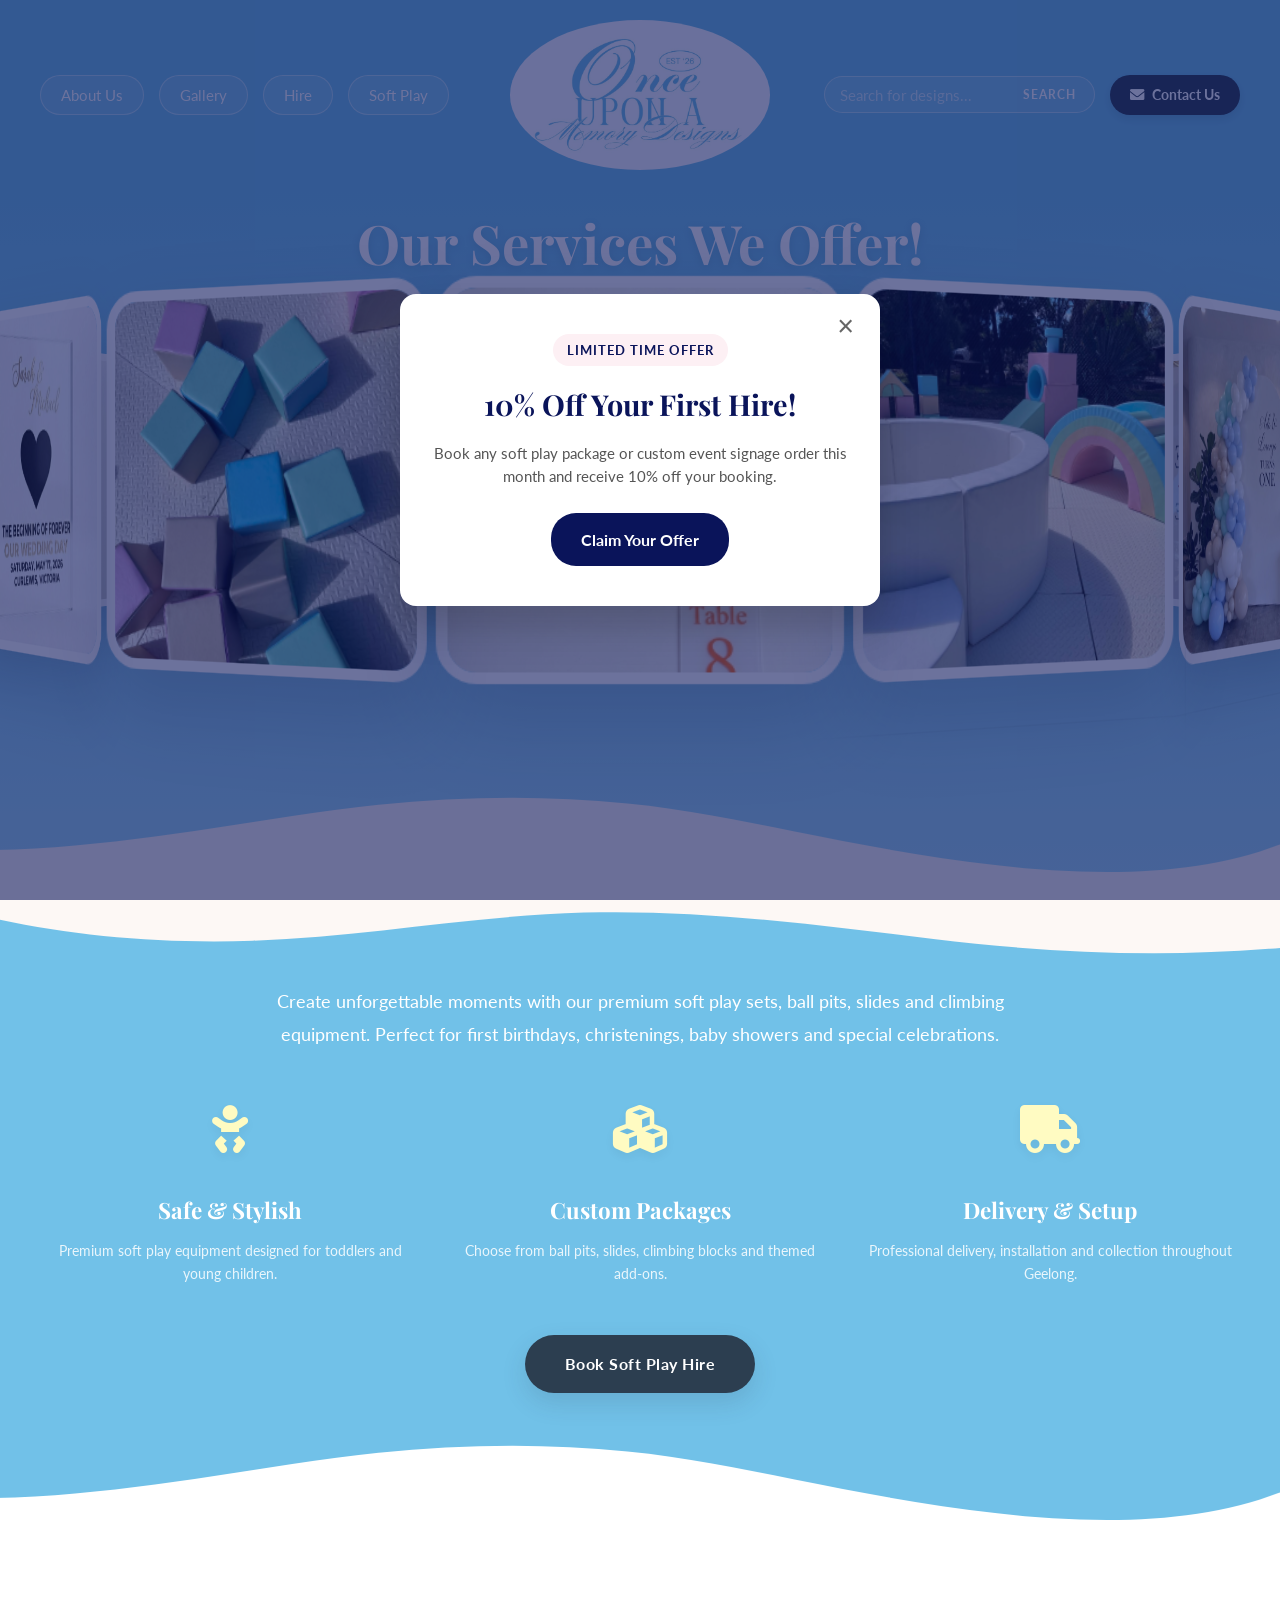
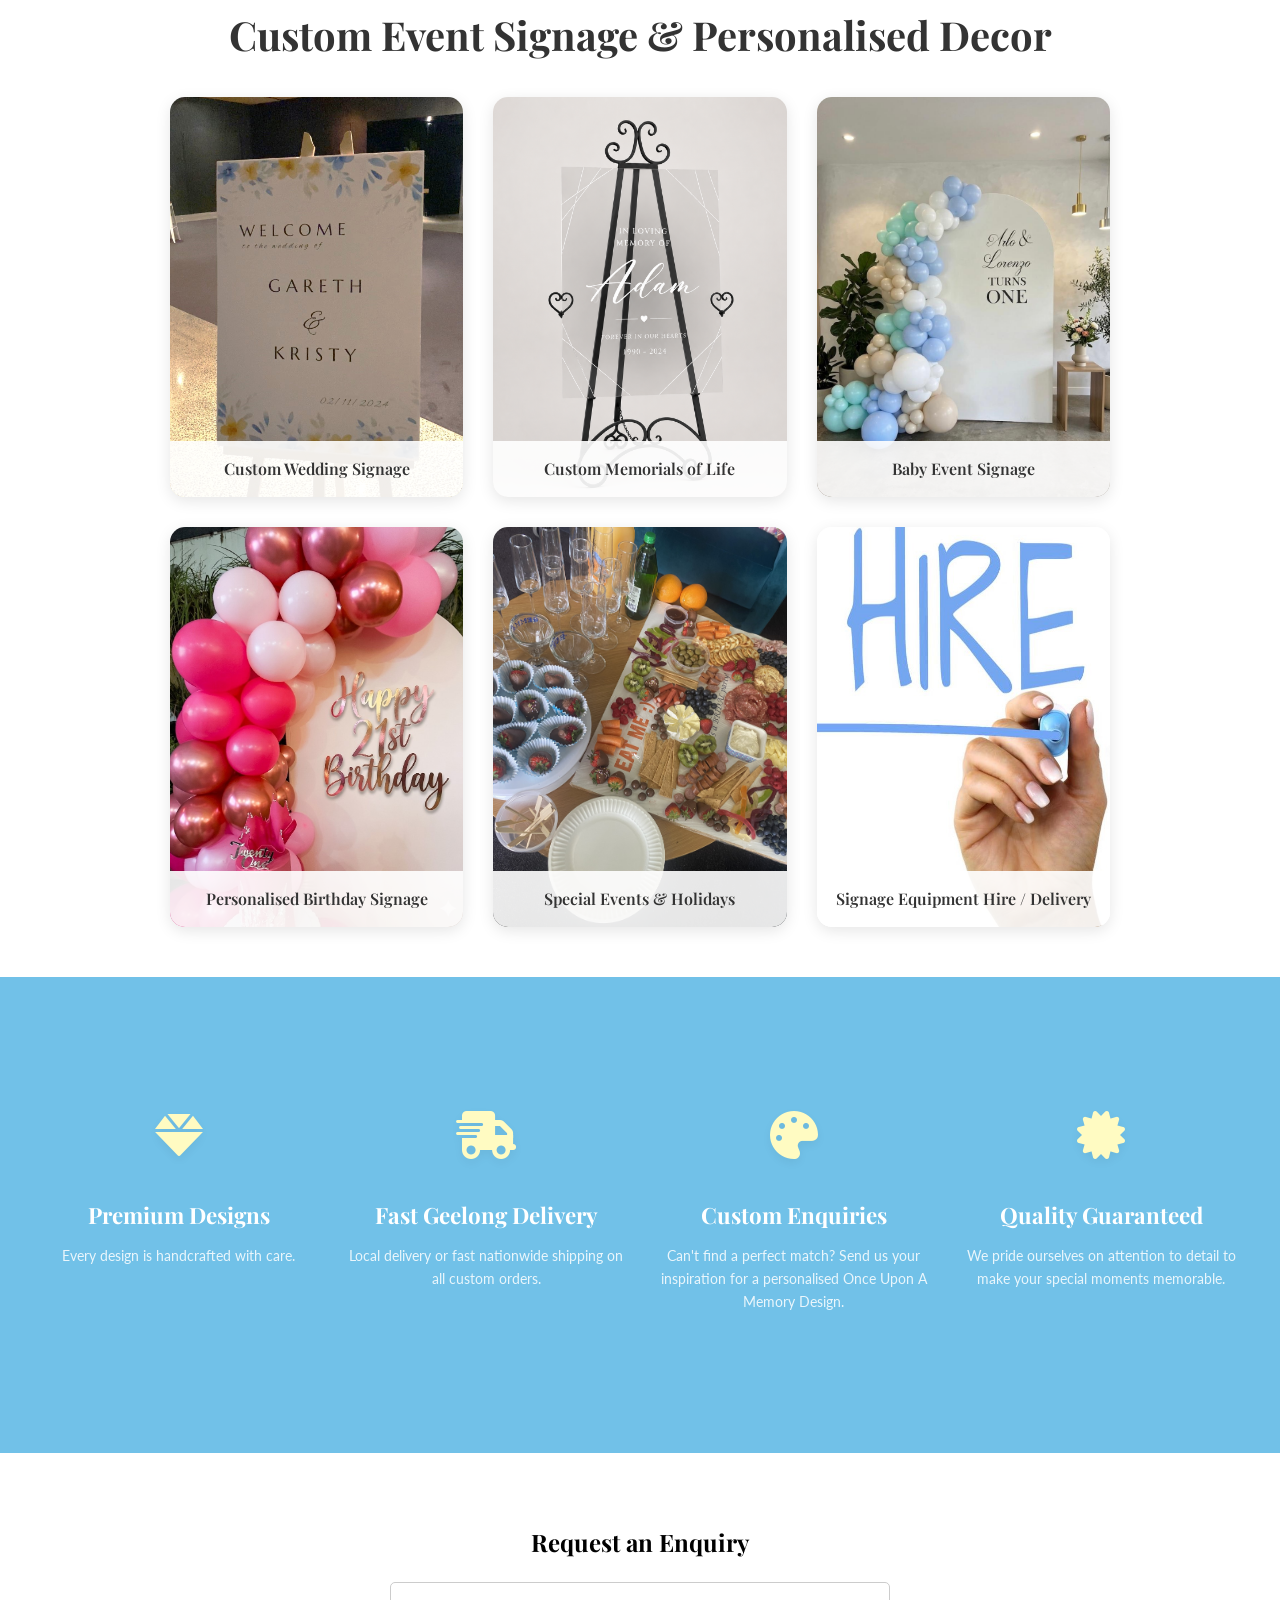
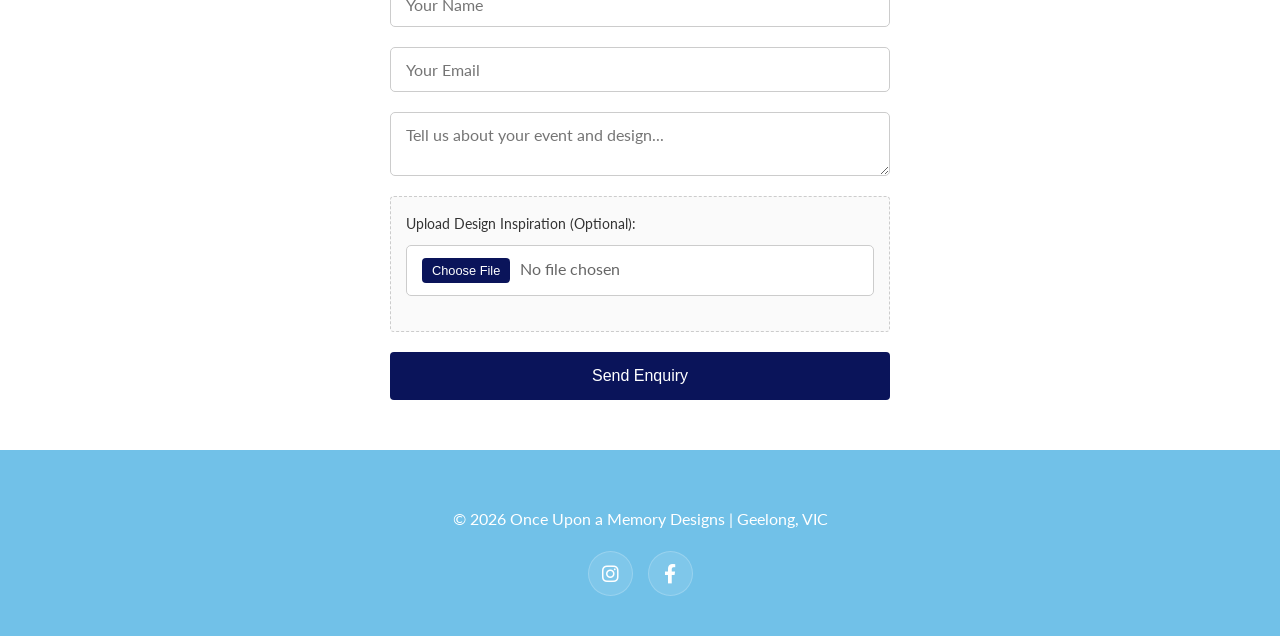
<file: index.html>
<!DOCTYPE html>
<html lang="en">
<head>
    <meta charset="UTF-8">
    <meta name="viewport" content="width=device-width, initial-scale=1.0">
    <title>Once Upon a Memory Designs | Custom Event Signage & Soft Play Hire</title>
    <link rel="stylesheet" href="style.css">
    <meta name="p:domain_verify" content="e4e3352d1fe1b08e1a8dcbfb757ea3fe"/>
    <link rel="stylesheet" href="https://cdnjs.cloudflare.com/ajax/libs/font-awesome/6.0.0/css/all.min.css">
    <link href="https://fonts.googleapis.com/css2?family=Playfair+Display:ital,wght@0,400..900;1,400..900&family=Lato:wght@300;400;700&display=swap" rel="stylesheet">
</head>
<body>
    
    <header>
        <div class="header-container">
            <div class="header-left">
                <a href="aboutus.html" class="nav-btn">About Us</a>
                <a href="imagegallery.html" class="nav-btn">Gallery</a>
                <a href="hire.html" class="nav-btn">Hire</a>
                <a href="pricing.html" class="nav-btn">Soft Play</a>
            </div>

            <div class="logo-container">
                <a href="index.html" class="logo-link">
                    <img src="./logo.jpeg" alt="Once Upon a Memory Designs Logo" class="logo">
                </a>
            </div>

            <div class="header-search">
                <div class="header-actions">
                    <form action="https://au.pinterest.com/onceuponamemorydesigns/" method="GET">
                        <input type="text" name="q" placeholder="Search for designs..." class="search-input" aria-label="Search site">
                        <button type="submit" class="search-button">Search</button>
                    </form>
                    <a href="#contact" class="contact-nav-btn" aria-label="Contact Us">
                        <i class="fa-solid fa-envelope"></i> Contact Us
                    </a>
                </div>
            </div>
        </div>
    </header>

    <section class="soft-play-showcase">
        <div class="soft-play-container">
            <div class="header-text-softplay">
                <h1>Our Services We Offer!</h1>
            </div>
        </div>

        <div class="carousel-wrapper">
            <div class="carousel">
                <span style="--i:1;"><img src="./softplay1.jpeg" alt="Setup 1"></span>
                <span style="--i:2;"><img src="./image4.jpg" alt="Setup 2"></span>
                <span style="--i:3;"><img src="./softplay2.jpeg" alt="Setup 3"></span>
                <span style="--i:4;"><img src="./image21.jpg" alt="Setup 4"></span>
                <span style="--i:5;"><img src="./softplay3.jpeg" alt="Setup 5"></span>
                <span style="--i:6;"><img src="./image9.png" alt="Setup 6"></span>
                <span style="--i:7;"><img src="./softplay7.jpeg" alt="Setup 7"></span>
                <span style="--i:8;"><img src="./image20.jpg" alt="Setup 8"></span>
                <span style="--i:9;"><img src="./softplay8.jpeg" alt="Setup 9"></span>
                <span style="--i:10;"><img src="./image16.png" alt="Setup 10"></span>
                <span style="--i:11;"><img src="./softplay6.jpeg" alt="Setup 11"></span>
                <span style="--i:12;"><img src="./image18.jpeg" alt="Setup 12"></span>
                <span style="--i:13;"><img src="./softplay9.jpeg" alt="Setup 13"></span>
                <span style="--i:14;"><img src="./image17.png" alt="Setup 14"></span>
            </div>
        </div>

        <div class="custom-shape-divider-bottom">
            <svg data-name="Layer 1" xmlns="http://www.w3.org/2000/svg" viewBox="0 0 1200 120" preserveAspectRatio="none">
                <path d="M0,0V46.29c47.79,22.2,103.59,32.17,158,28,70.36-5.37,136.33-33.31,206.8-37.5C438.64,32.43,512.34,53.67,583,72.05c69.27,18,138.3,24.88,209.4,13.08,36.15-6,69.85-17.84,104.45-29.34C989.49,25,1113-14.29,1200,42.4V0Z" class="shape-fill"></path>
            </svg>
        </div>
    </section> 

    <section class="trust-features">
        <div class="custom-shape-divider-top">
            <svg data-name="Layer 1" xmlns="http://www.w3.org/2000/svg" viewBox="0 0 1200 120" preserveAspectRatio="none">
                <path d="M0,0V46.29c47.79,22.2,103.59,32.17,158,28,70.36-5.37,136.33-33.31,206.8-37.5C438.64,32.43,512.34,53.67,583,72.05c69.27,18,138.3,24.88,209.4,13.08,36.15-6,69.85-17.84,104.45-29.34C989.49,25,1113-14.29,1200,42.4V0Z" class="shape-fill"></path>
            </svg>
        </div>

        <p>
            Create unforgettable moments with our premium soft play sets,
            ball pits, slides and climbing equipment. Perfect for first
            birthdays, christenings, baby showers and special celebrations.
        </p>

        <div class="features-container">
            <div class="feature-item">
                <div class="feature-icon">
                    <i class="fa-solid fa-baby"></i>
                </div>
                <h3>Safe & Stylish</h3>
                <p>Premium soft play equipment designed for toddlers and young children.</p>
            </div>

            <div class="feature-item">
                <div class="feature-icon">
                    <i class="fa-solid fa-cubes"></i>
                </div>
                <h3>Custom Packages</h3>
                <p>Choose from ball pits, slides, climbing blocks and themed add-ons.</p>
            </div>

            <div class="feature-item">
                <div class="feature-icon">
                    <i class="fa-solid fa-truck"></i>
                </div>
                <h3>Delivery & Setup</h3>
                <p>Professional delivery, installation and collection throughout Geelong.</p>
            </div>
        </div>

        <div class="soft-play-cta">
            <a href="#contact" class="soft-play-btn">Book Soft Play Hire</a>
        </div>

        <div class="custom-shape-divider-bottom">
            <svg data-name="Layer 1" xmlns="http://www.w3.org/2000/svg" viewBox="0 0 1200 120" preserveAspectRatio="none">
                <path d="M0,0V46.29c47.79,22.2,103.59,32.17,158,28,70.36-5.37,136.33-33.31,206.8-37.5C438.64,32.43,512.34,53.67,583,72.05c69.27,18,138.3,24.88,209.4,13.08,36.15-6,69.85-17.84,104.45-29.34C989.49,25,1113-14.29,1200,42.4V0Z" class="shape-fill"></path>
            </svg>
        </div>
    </section> 

    <section class="gallery">
        <div class="header-text">
            <h1>Custom Event Signage & Personalised Decor</h1>
        </div>
        <div class="grid">
                
            <div class="card">
                <div class="card-inner">
                    <div class="card-front">
                        <img src="./image5.jpg" alt="Custom Wedding Signage">
                        <p>Custom Wedding Signage</p>
                    </div>
                    <div class="card-back">
                        <h3>Custom Wedding Signage</h3>
                        <p>Beautifully crafted acrylic, fabric or timber signs for your special day.</p>
                        <a href="#contact"><button>Enquire Now</button></a>
                    </div>
                </div>
            </div>

            <div class="card">
                <div class="card-inner">
                    <div class="card-front">
                        <img src="./image2.png" alt="Custom Memorials of Life">
                        <p>Custom Memorials of Life</p>
                    </div>
                    <div class="card-back">
                        <h3>Custom Memorials of Life</h3>
                        <p>Personalised tributes to honor and celebrate a beautiful life.</p>
                        <a href="#contact"><button>Enquire Now</button></a>
                    </div>
                </div>
            </div>
            
            <div class="card">
                <div class="card-inner">
                    <div class="card-front">
                        <img src="./image4.jpg" alt="Baby Event Signage">
                        <p>Baby Event Signage</p>
                    </div>
                    <div class="card-back">
                        <h3>Baby Event Signage</h3>
                        <p>Introduce, celebrate or announce your baby with a custom Once Upon A Memory Design.</p>
                        <a href="#contact"><button>Enquire Now</button></a>
                    </div>
                </div>
            </div>

            <div class="card">
                <div class="card-inner">
                    <div class="card-front">
                        <img src="./image13.jpg" alt="Personalised Birthday Signage">
                        <p>Personalised Birthday Signage</p>
                    </div>
                    <div class="card-back">
                        <h3>Personalised Birthday Signage</h3>
                        <p>Celebrate another year of your loved one with our birthday range.</p>
                        <a href="#contact"><button>Enquire Now</button></a>
                    </div>
                </div>
            </div>

            <div class="card">
                <div class="card-inner">
                    <div class="card-front">
                        <img src="./image7.jpg" alt="Special Events & Holidays">
                        <p>Special Events & Holidays</p>
                    </div>
                    <div class="card-back">
                        <h3>Special Events & Holidays</h3>
                        <p>Smaller events like Christmas and Easter won't be missed. We design to ensure all events have a sweet touch of Once Upon A Memory Designs.</p>
                        <a href="#contact"><button>Enquire Now</button></a>
                    </div>
                </div>
            </div>
            
            <div class="card">
                <div class="card-inner">
                    <div class="card-front">
                        <img src="image3.jpg" alt="Signage Equipment Hire / Delivery">
                        <p>Signage Equipment Hire / Delivery</p>
                    </div>
                    <div class="card-back">
                        <h3>Signage Equipment Hire / Delivery</h3>
                        <p>Signage doesn't always have to be a keepsake, hire and return the equipment. Delivery options available.</p>
                        <a href="#contact"><button>Enquire Now</button></a>
                    </div>
                </div>
            </div>

        </div>
    </section> 

    <section class="trust-features">
        <div class="features-container">
            <div class="feature-item">
                <div class="feature-icon">
                    <i class="fa-solid fa-gem"></i>
                </div>
                <h3>Premium Designs</h3>
                <p>Every design is handcrafted with care.</p>
            </div>

            <div class="feature-item">
                <div class="feature-icon">
                    <i class="fa-solid fa-shipping-fast"></i>
                </div>
                <h3>Fast Geelong Delivery</h3>
                <p>Local delivery or fast nationwide shipping on all custom orders.</p>
            </div>

            <div class="feature-item">
                <div class="feature-icon">
                    <i class="fa-solid fa-palette"></i>
                </div>
                <h3>Custom Enquiries</h3>
                <p>Can't find a perfect match? Send us your inspiration for a personalised Once Upon A Memory Design.</p>
            </div>

            <div class="feature-item">
                <div class="feature-icon">
                    <i class="fa-solid fa-certificate"></i>
                </div>
                <h3>Quality Guaranteed</h3>
                <p>We pride ourselves on attention to detail to make your special moments memorable.</p>
            </div>
        </div>
    </section>

    <section class="enquiry" id="contact">
        <h2>Request an Enquiry</h2>
        <form action="https://formspree.io/f/mgonbrgy" method="POST" enctype="multipart/form-data">
            <input type="text" name="name" placeholder="Your Name" required>
            <input type="email" name="email" placeholder="Your Email" required>
            <textarea name="message" placeholder="Tell us about your event and design... "></textarea>
            
            <div class="file-upload-wrapper">
                <label class="upload-label" for="event-inspiration">Upload Design Inspiration (Optional):</label>
                <input type="file" id="event-inspiration" name="attachment" class="file-input" accept="image/*,.pdf">
            </div>

            <button type="submit">Send Enquiry</button>
        </form>
    </section>

    <!-- Special Offer Modal Popup -->
    <div id="offerModal" class="modal-overlay">
        <div class="modal-content">
            <button class="close-modal" id="closeModalBtn">&times;</button>
            <span class="offer-badge">LIMITED TIME OFFER</span>
            <h2>10% Off Your First Hire!</h2>
            <p>Book any soft play package or custom event signage order this month and receive 10% off your booking.</p>
            <a href="#contact" class="modal-cta-btn" id="claimOfferBtn">Claim Your Offer</a>
        </div>
    </div>

    <footer>
        <div class="footer-content">
            <p>&copy; 2026 Once Upon a Memory Designs | Geelong, VIC</p>
            
            <div class="social-links">
                <a href="https://www.instagram.com/onceuponamemorydesigns" target="_blank" class="social-btn instagram" aria-label="Instagram">
                    <i class="fa-brands fa-instagram"></i>
                </a>
                
                <a href="https://www.facebook.com/people/Once-Upon-A-Memory-Designs/61577818255636/" target="_blank" class="social-btn facebook" aria-label="Facebook">
                    <i class="fa-brands fa-facebook-f"></i>
                </a>
            </div>
        </div>
    </footer>

    <!-- Popup Script (Session Memory Enabled) -->
    <script>
        document.addEventListener("DOMContentLoaded", function() {
            const modal = document.getElementById("offerModal");
            const closeBtn = document.getElementById("closeModalBtn");
            const claimBtn = document.getElementById("claimOfferBtn");

            // Check if user has already seen the offer in this browsing session
            if (!sessionStorage.getItem("offerSeen")) {
                setTimeout(() => {
                    modal.classList.add("active");
                    sessionStorage.setItem("offerSeen", "true");
                }, 1000);
            }

            closeBtn.addEventListener("click", () => modal.classList.remove("active"));
            claimBtn.addEventListener("click", () => modal.classList.remove("active"));
            window.addEventListener("click", (e) => {
                if (e.target === modal) modal.classList.remove("active");
            });
        });
    </script>

</body>
</html>
</file>
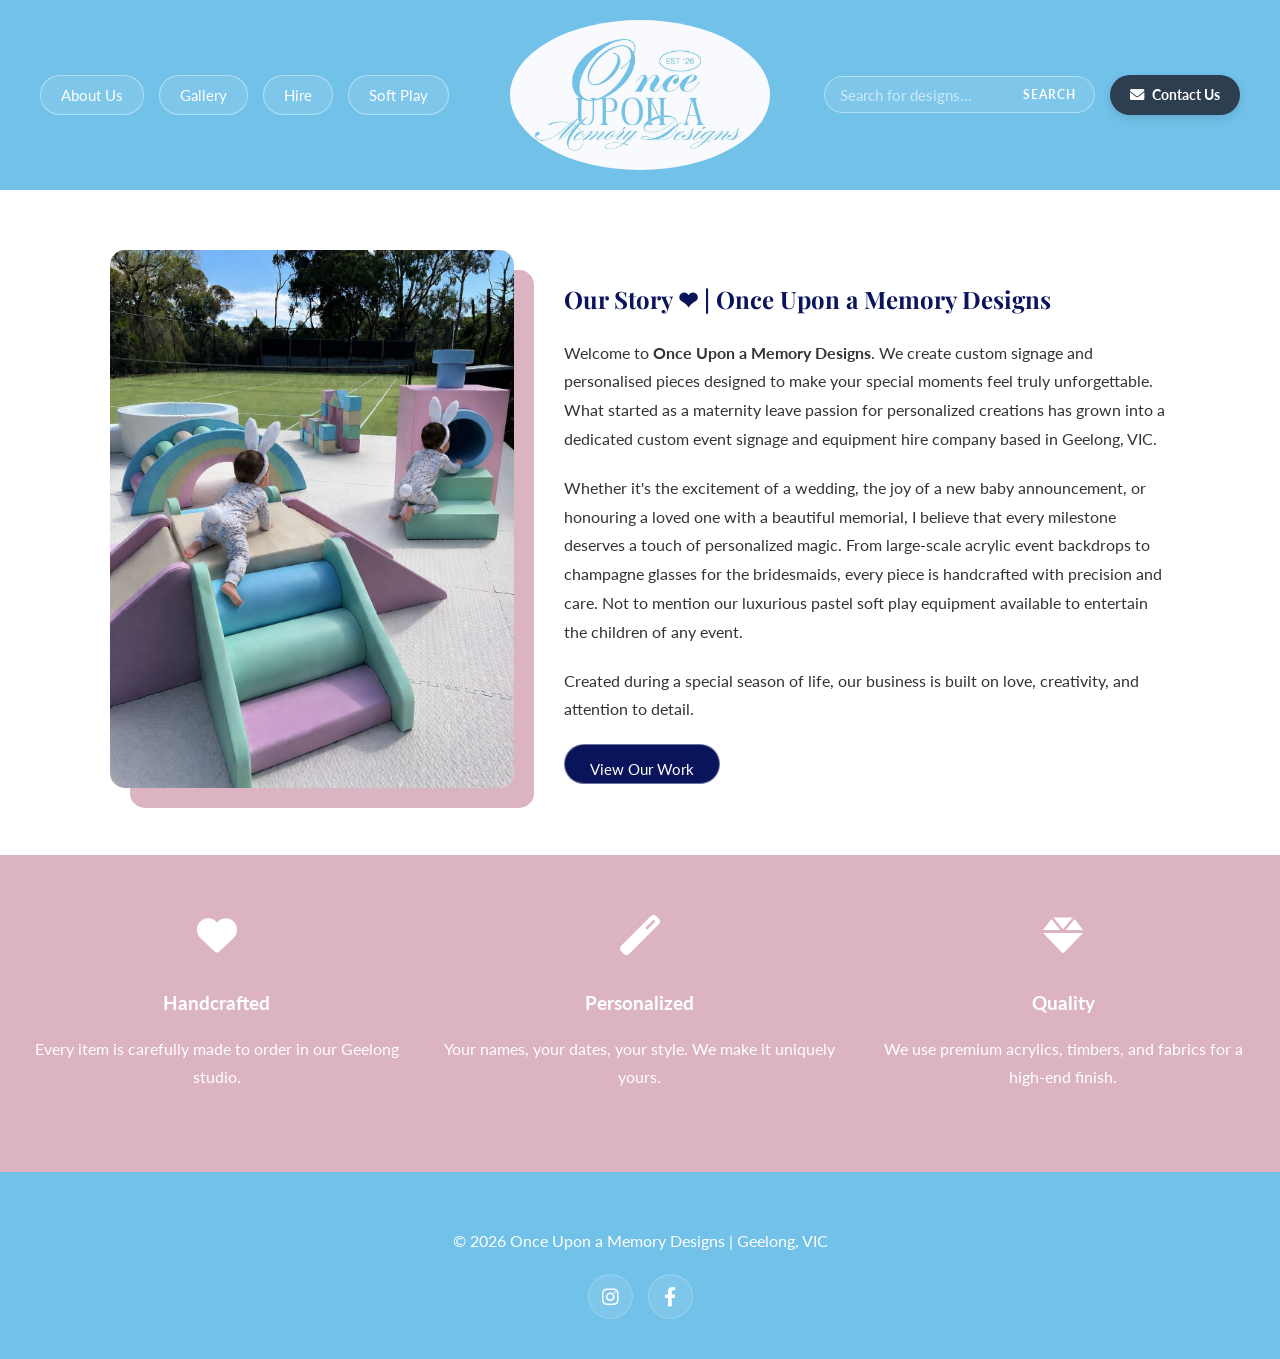
<file: aboutus.html>
<!DOCTYPE html>
<html lang="en">
<head>
    <meta charset="UTF-8">
    <meta name="viewport" content="width=device-width, initial-scale=1.0">
    <title>About Us | Once Upon a Memory Designs</title>
    <!-- Linked to unified main stylesheet -->
    <link rel="stylesheet" href="style.css">
    <link rel="stylesheet" href="https://cdnjs.cloudflare.com/ajax/libs/font-awesome/6.0.0/css/all.min.css">
    <link href="https://fonts.googleapis.com/css2?family=Playfair+Display:ital,wght@0,400..900;1,400..900&family=Lato:wght@300;400;700&display=swap" rel="stylesheet">
    
    <style>
        /* Specific Styles for About Page */
        .about-hero {
            background: #0A145A; /* Brand Navy */
            color: white;
            padding: 80px 20px;
            text-align: center;
        }

        .about-hero h1 {
            font-family: 'Playfair Display', serif;
            font-size: 3.5rem;
            margin-bottom: 20px;
        }

        .about-container {
            max-width: 1100px;
            margin: 60px auto;
            padding: 0 20px;
            display: flex;
            align-items: center;
            gap: 50px;
            flex-wrap: wrap;
        }

        .about-image {
            flex: 1;
            min-width: 300px;
        }

        .about-image img {
            width: 100%;
            border-radius: 15px;
            box-shadow: 20px 20px 0px #dcb3c0; /* Accent Shadow */
        }

        .about-content {
            flex: 1.5;
            min-width: 300px;
        }

        .about-content h2 {
            font-family: 'Playfair Display', serif;
            color: #0A145A;
            font-size: 1.5rem;
            margin-bottom: 20px;
        }

        .about-content p {
            font-family: 'Lato', sans-serif;
            line-height: 1.8;
            color: #333;
            margin-bottom: 20px;
        }
        
        .values-grid {
            display: grid;
            grid-template-columns: repeat(auto-fit, minmax(200px, 1fr));
            gap: 30px;
            background: #dcb3c0;
            padding: 60px 20px;
            margin-top: 50px;
            text-align: center;
        }

        .value-card i {
            font-size: 2.5rem;
            color: #FFFFFF;
            margin-bottom: 15px;
        }

        .value-card h3 {
            font-family: 'Lato', serif;
            color: #FFFFFF;
            margin-bottom: 10px;
        }

        .value-card p {
            font-family: 'Lato', sans-serif;
            line-height: 1.8;
            color: #FFFFFF;
            margin-bottom: 20px;
        }

        @media (max-width: 768px) {
            .about-hero h1 { font-size: 2.5rem; }
            .about-container { flex-direction: column; text-align: center; }
            .about-image img { box-shadow: 10px 10px 0px #bc936a; }
        }
    </style>
</head>
<body>

    <header>
        <div class="header-container">
            <div class="header-left">
                <a href="aboutus.html" class="nav-btn">About Us</a>
                <a href="imagegallery.html" class="nav-btn">Gallery</a>
                <a href="hire.html" class="nav-btn">Hire</a>
                <a href="pricing.html" class="nav-btn">Soft Play</a>
            </div>

            <div class="logo-container">
                <a href="index.html" class="logo-link">
                    <img src="./logo.jpeg" alt="Once Upon a Memory Designs Logo" class="logo">
                </a>
            </div>

            <div class="header-search">
                <div class="header-actions">
                    <form action="https://au.pinterest.com/onceuponamemorydesigns/" method="GET">
                        <input type="text" name="q" placeholder="Search for designs..." class="search-input" aria-label="Search site">
                        <button type="submit" class="search-button">Search</button>
                    </form>
                    <a href="#contact" class="contact-nav-btn" aria-label="Contact Us">
                        <i class="fa-solid fa-envelope"></i> Contact Us
                    </a>
                </div>
            </div>
        </div>
    </header>

    <main class="about-container">
        <div class="about-image">
            <img src="./workspace.jpeg" alt="The Designer at Work">
        </div>

        <div class="about-content">
            <h2>Our Story ❤ | Once Upon a Memory Designs</h2>
            <p>
                Welcome to <strong>Once Upon a Memory Designs</strong>. We create custom signage and personalised 
                pieces designed to make your special moments feel truly unforgettable. What started as a maternity 
                leave passion for personalized creations has grown into a dedicated custom event signage and equipment 
                hire company based in Geelong, VIC.
            </p>
            <p>
                Whether it's the excitement of a wedding, the joy of a new baby announcement, or honouring a 
                loved one with a beautiful memorial, I believe that every milestone deserves a touch of 
                personalized magic. From large-scale acrylic event backdrops to champagne glasses for the 
                bridesmaids, every piece is handcrafted with precision and care. Not to mention our luxurious 
                pastel soft play equipment available to entertain the children of any event. 
            </p>
            <p>
                Created during a special season of life, our business is built on love, creativity, and attention to 
                detail. 
            </p>
            <a href="imagegallery.html" class="nav-btn" style="background:#0A145A; color:white; padding: 12px 25px; display:inline-block; border-radius:30px; text-decoration:none;">View Our Work</a>
        </div>
    </main>

    <section class="values-grid">
        <div class="value-card">
            <i class="fas fa-heart"></i>
            <h3>Handcrafted</h3>
            <p>Every item is carefully made to order in our Geelong studio.</p>
        </div>
        <div class="value-card">
            <i class="fas fa-magic"></i>
            <h3>Personalized</h3>
            <p>Your names, your dates, your style. We make it uniquely yours.</p>
        </div>
        <div class="value-card">
            <i class="fas fa-gem"></i>
            <h3>Quality</h3>
            <p>We use premium acrylics, timbers, and fabrics for a high-end finish.</p>
        </div>
    </section>

    <footer>
        <div class="footer-content">
            <p>&copy; 2026 Once Upon a Memory Designs | Geelong, VIC</p>
            <div class="social-links">
                <a href="https://www.instagram.com/onceuponamemorydesigns" target="_blank" class="social-btn instagram" aria-label="Instagram"><i class="fa-brands fa-instagram"></i></a>
                <a href="https://www.facebook.com/people/Once-Upon-A-Memory-Designs/61577818255636/" target="_blank" class="social-btn facebook" aria-label="Facebook"><i class="fa-brands fa-facebook-f"></i></a>
            </div>
        </div>
    </footer>

</body>
</html>
</file>
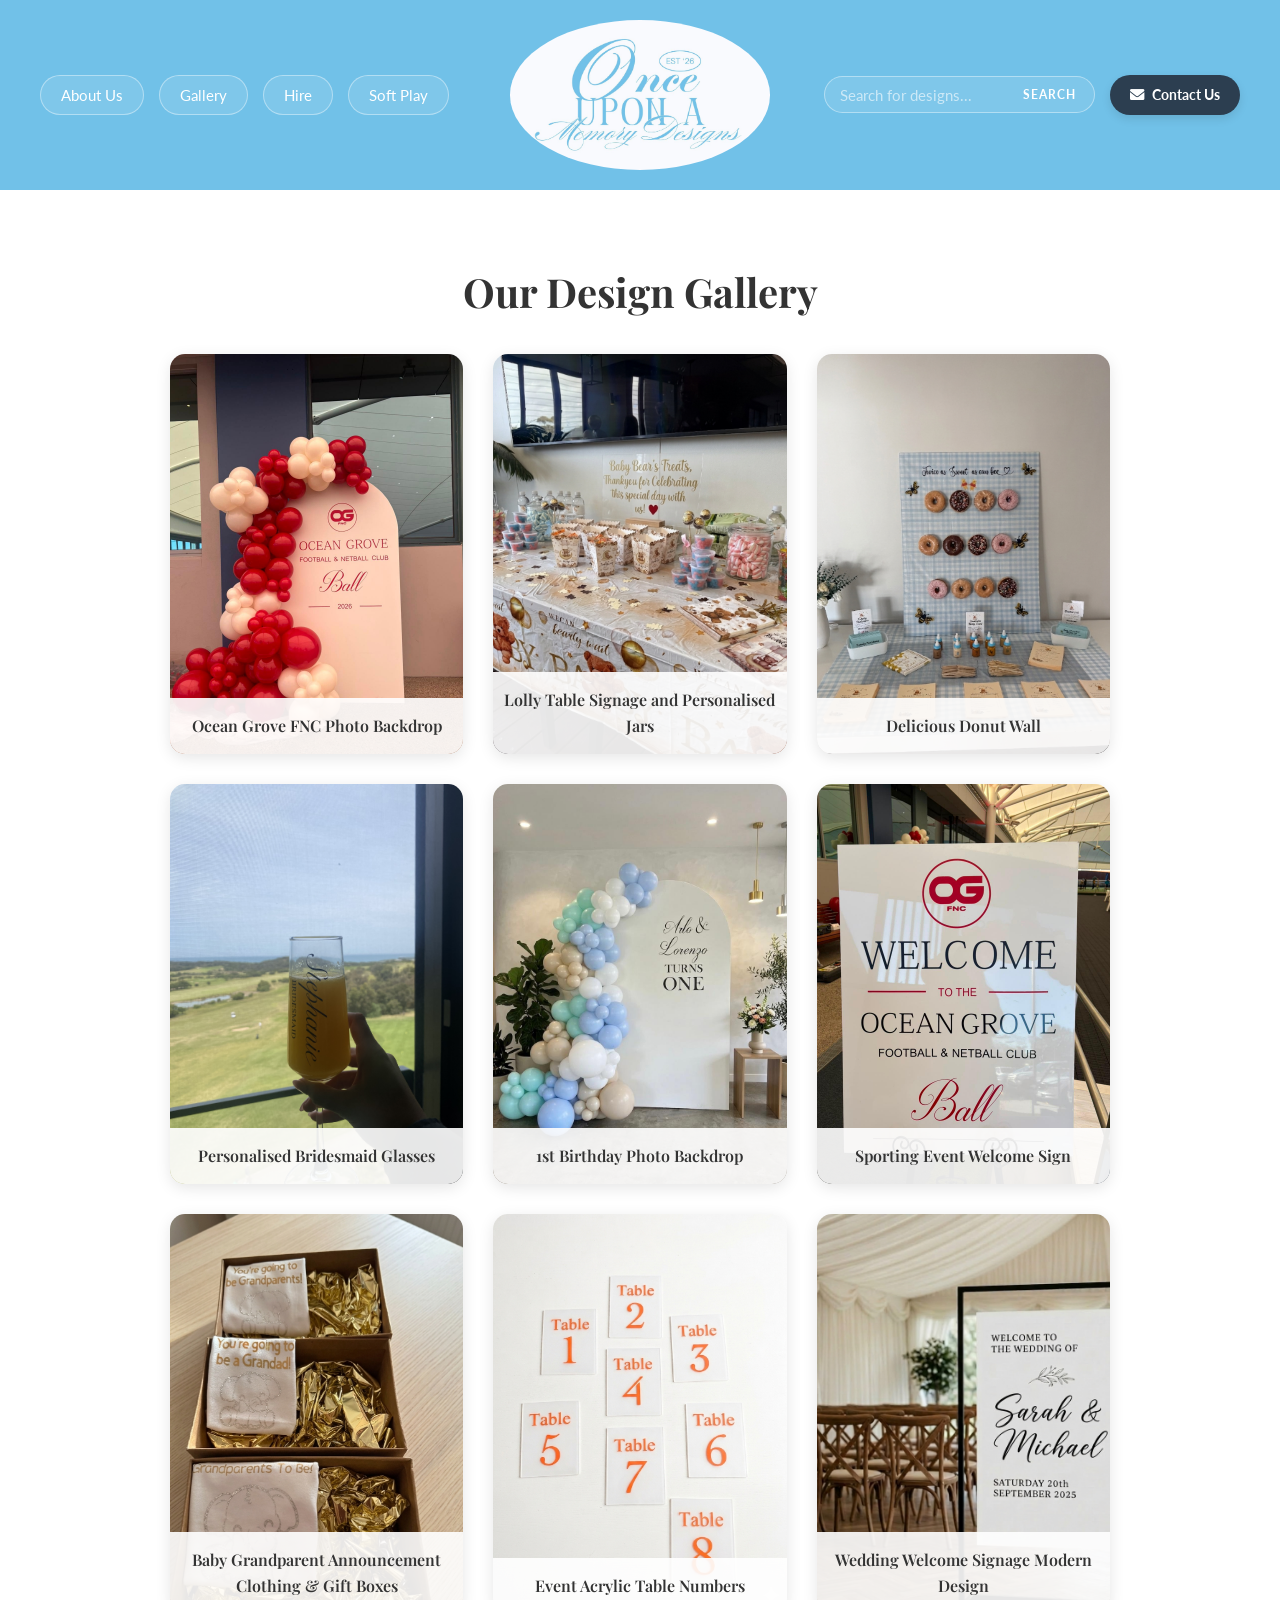
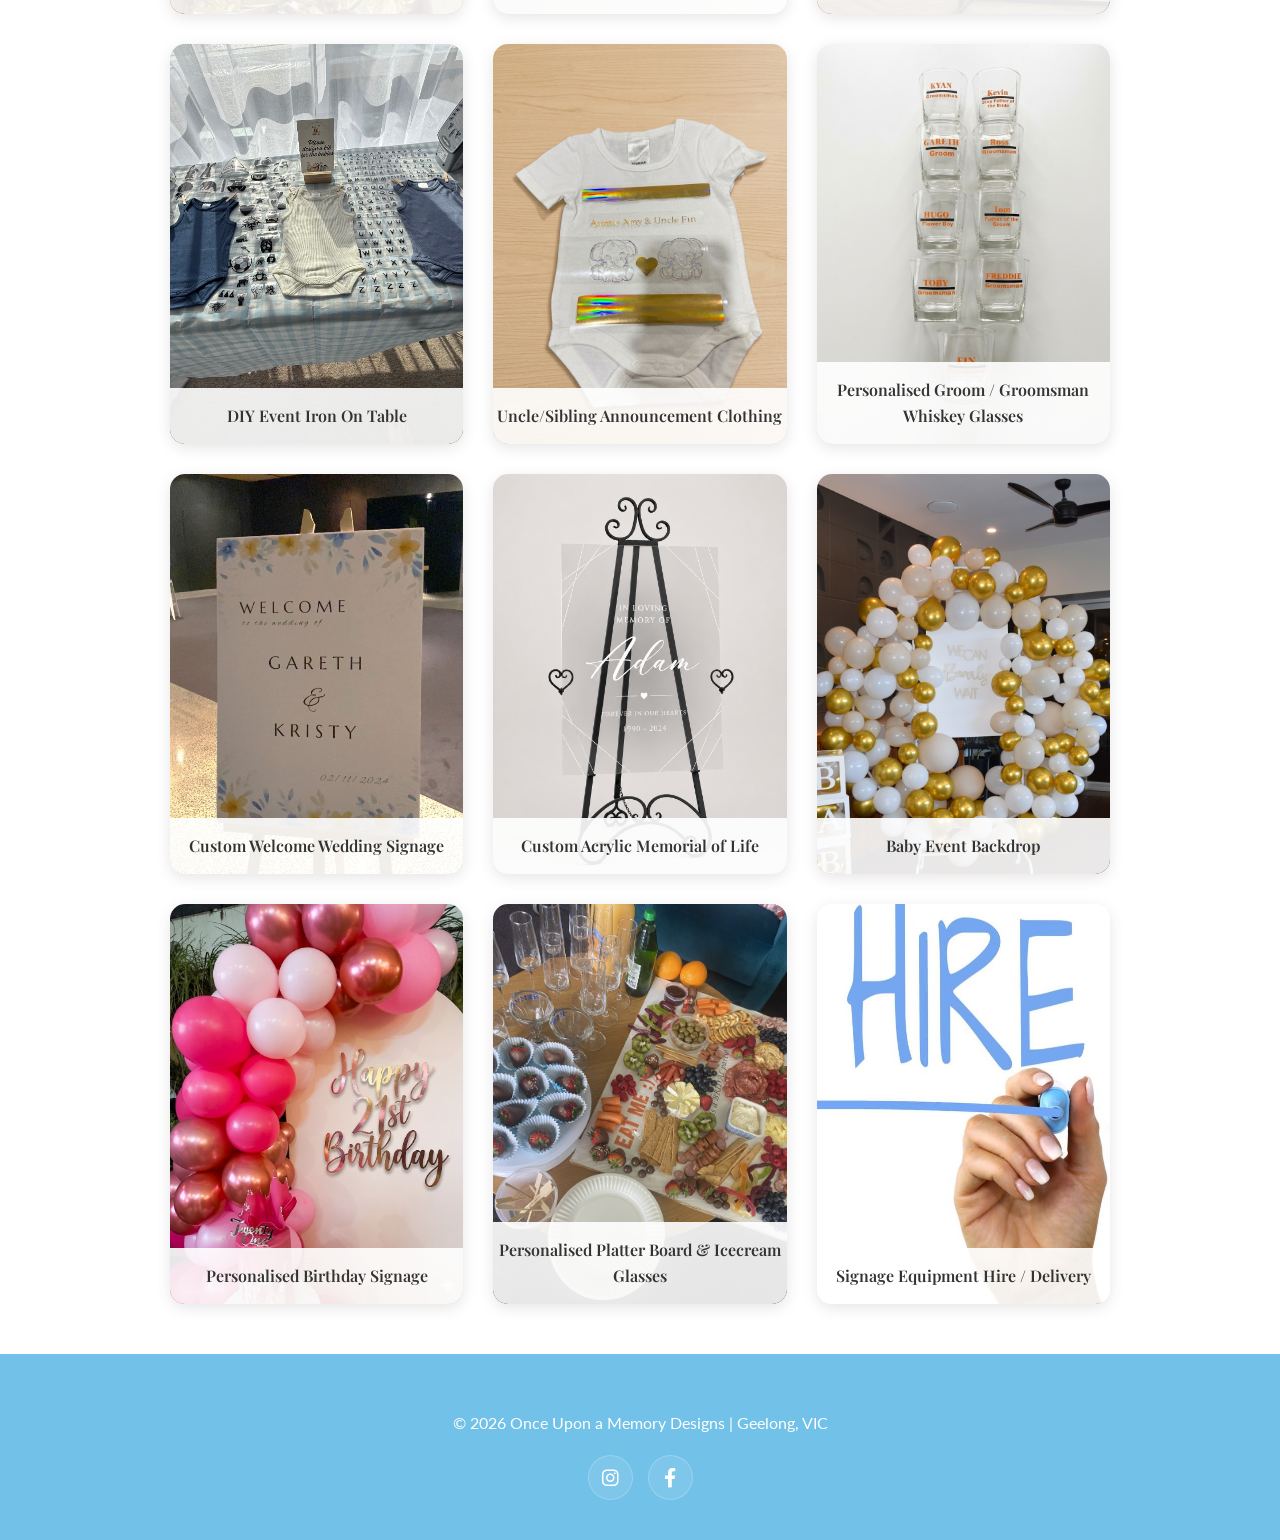
<file: imagegallery.html>
<!DOCTYPE html>
<html lang="en">
<head>
    <meta charset="UTF-8">
    <meta name="viewport" content="width=device-width, initial-scale=1.0">
    <title>Once Upon a Memory Designs | Custom Event Signage</title>
    <!-- Linked to unified main stylesheet -->
    <link rel="stylesheet" href="style.css">
    <meta name="p:domain_verify" content="e4e3352d1fe1b08e1a8dcbfb757ea3fe"/>
    <link rel="stylesheet" href="https://cdnjs.cloudflare.com/ajax/libs/font-awesome/6.0.0/css/all.min.css">
    <link href="https://fonts.googleapis.com/css2?family=Playfair+Display:ital,wght@0,400..900;1,400..900&family=Lato:wght@300;400;700&display=swap" rel="stylesheet">
    
    <style>
        /* --- Animation & Layout Styles --- */
        .grid { 
            display: grid; 
            grid-template-columns: repeat(3, 1fr); 
            gap: 30px; 
            width: 100%;
            max-width: 1200px;
            margin: 0 auto;
        }

        /* Responsive 3D Card Engine Container */
        .card {
            background-color: transparent;
            width: 100%;
            height: 400px;
            perspective: 1000px; 
            border: none;
        }

        /* Wrapper handles 3D rotation */
        .card-inner {
            position: relative;
            width: 100%;
            height: 100%;
            text-align: center;
            transition: transform 0.8s cubic-bezier(0.4, 0, 0.2, 1);
            transform-style: preserve-3d;
        }

        /* Flip effect on hover */
        .card:hover .card-inner {
            transform: rotateY(180deg);
        }

        /* Front and Back styling */
        .card-front, .card-back {
            position: absolute;
            width: 100%;
            height: 100%;
            -webkit-backface-visibility: hidden;
            backface-visibility: hidden;
            border-radius: 15px;
            overflow: hidden;
            box-shadow: 0 4px 15px rgba(0,0,0,0.1);
        }

        /* Front Side */
        .card-front {
            background-color: #fff;
        }
     
        .card-front img {
            width: 100%;
            height: 100%;
            aspect-ratio: 1 / 1;
            object-fit: cover;
        }

        .card-front p {
            position: absolute;
            bottom: 0;
            width: 100%;
            background: rgba(255, 255, 255, 0.9);
            margin: 0;
            padding: 15px 0;
            font-family: 'Playfair Display', serif;
            font-weight: 600;
        }

        /* Back Side */
        .card-back {
            background-color: #fdf8f5;
            color: #2c3e50;
            transform: rotateY(180deg);
            display: flex;
            flex-direction: column;
            justify-content: center;
            align-items: center;
            padding: 20px;
            border: 1px solid #eee;
        }

        .card-back h3 {
            font-family: 'Playfair Display', serif;
            margin-bottom: 10px;
        }

        .card-back button {
            background-color: #2c3e50;
            color: white;
            border: none;
            padding: 10px 20px;
            border-radius: 50px;
            margin-top: 15px;
            cursor: pointer;
            font-family: 'Lato', sans-serif;
            transition: background 0.3s;
        }

        .card-back button:hover {
            background-color: #71c1e8;
        }

        @media (prefers-reduced-motion: reduce) {
            .card-inner { transition: none; }
        }
    </style>

</head>
<body>

    <header>
        <div class="header-container">
            <div class="header-left">
                <a href="aboutus.html" class="nav-btn">About Us</a>
                <a href="imagegallery.html" class="nav-btn">Gallery</a>
                <a href="hire.html" class="nav-btn">Hire</a>
                <a href="pricing.html" class="nav-btn">Soft Play</a>
            </div>

            <div class="logo-container">
                <a href="index.html" class="logo-link">
                    <img src="./logo.jpeg" alt="Once Upon a Memory Designs Logo" class="logo">
                </a>
            </div>

            <div class="header-search">
                <div class="header-actions">
                    <form action="https://au.pinterest.com/onceuponamemorydesigns/" method="GET">
                        <input type="text" name="q" placeholder="Search for designs..." class="search-input" aria-label="Search site">
                        <button type="submit" class="search-button">Search</button>
                    </form>
                    <a href="#contact" class="contact-nav-btn" aria-label="Contact Us">
                        <i class="fa-solid fa-envelope"></i> Contact Us
                    </a>
                </div>
            </div>
        </div>
    </header>

    <section class="gallery">
        <div class="header-text">
            <h1>Our Design Gallery</h1>
        </div>
        <div class="grid">
            <div class="card">
                <div class="card-inner">
                    <div class="card-front">
                        <img src="./image20.jpg" alt="Sporting Event Backdrop">
                        <p>Ocean Grove FNC Photo Backdrop</p>
                    </div>
                    <div class="card-back">
                        <h3>Sporting Event Backdrop</h3>
                        <p>Every photo counts with our elegant backdrops.</p>
                        <a href="#contact"><button>Enquire Now</button></a>
                    </div>
                </div>
            </div>

            <div class="card">
                <div class="card-inner">
                    <div class="card-front">
                        <img src="./image9.png" alt="Lolly Table Signage and Personalised Jars">
                        <p>Lolly Table Signage and Personalised Jars</p>
                    </div>
                    <div class="card-back">
                        <h3>Lolly Table Signage and Personalised Jars</h3>
                        <p>Sweeten up your event with our lolly table creations.</p>
                        <a href="#contact"><button>Enquire Now</button></a>
                    </div>
                </div>
            </div>

            <div class="card">
                <div class="card-inner">
                    <div class="card-front">
                        <img src="./image10.png" alt="Delicious Donut Wall">
                        <p>Delicious Donut Wall</p>
                    </div>
                    <div class="card-back">
                        <h3>Delicious Donut Wall</h3>
                        <p>Make your Donut wall look more delicious with our designs.</p>
                        <a href="#contact"><button>Enquire Now</button></a>
                    </div>
                </div>
            </div>

            <div class="card">
                <div class="card-inner">
                    <div class="card-front">
                        <img src="./image8.jpg" alt="Personalised Bridesmaid Glasses">
                        <p>Personalised Bridesmaid Glasses</p>
                    </div>
                    <div class="card-back">
                        <h3>Personalised Bridesmaid Glasses</h3>
                        <p>Give your Bridesmaids something to remember on your special day.</p>
                        <a href="#contact"><button>Enquire Now</button></a>
                    </div>
                </div>
            </div>

            <div class="card">
                <div class="card-inner">
                    <div class="card-front">
                        <img src="./image4.jpg" alt="1st Birthday Photo Backdrop">
                        <p>1st Birthday Photo Backdrop</p>
                    </div>
                    <div class="card-back">
                        <h3>1st Birthday Photo Backdrop</h3>
                        <p>Make sure the first year photo is perfect in front of our backdrop.</p>
                        <a href="#contact"><button>Enquire Now</button></a>
                    </div>
                </div>
            </div>

            <div class="card">
                <div class="card-inner">
                    <div class="card-front">
                        <img src="./image21.jpg" alt="Sporting Event Welcome Sign">
                        <p>Sporting Event Welcome Sign</p>
                    </div>
                    <div class="card-back">
                        <h3>Sporting Event Welcome Sign</h3>
                        <p>Welcome your event guests with the perfect message.</p>
                        <a href="#contact"><button>Enquire Now</button></a>
                    </div>
                </div>
            </div>

            <div class="card">
                <div class="card-inner">
                    <div class="card-front">
                        <img src="./image11.png" alt="Baby Grandparent Announcement Clothing">
                        <p>Baby Grandparent Announcement Clothing & Gift Boxes</p>
                    </div>
                    <div class="card-back">
                        <h3>Baby Grandparent Announcement Clothing & Gift Boxes</h3>
                        <p>What a better way to announce to your family you're expecting than with a handmade personalised piece of clothing. We can personalise a gift box too.</p>
                        <a href="#contact"><button>Enquire Now</button></a>
                    </div>
                </div>
            </div>

            <div class="card">
                <div class="card-inner">
                    <div class="card-front">
                        <img src="./image17.png" alt="Event Acrylic Table Numbers">
                        <p>Event Acrylic Table Numbers</p>
                    </div>
                    <div class="card-back">
                        <h3>Event Acrylic Table Numbers</h3>
                        <p>Ensure your event tables are coordinated with our table numbers and seating chart options.</p>
                        <a href="#contact"><button>Enquire Now</button></a>
                    </div>
                </div>
            </div>

            <div class="card">
                <div class="card-inner">
                    <div class="card-front">
                        <img src="./image14.png" alt="Wedding Welcome Signage Modern Design">
                        <p>Wedding Welcome Signage Modern Design</p>
                    </div>
                    <div class="card-back">
                        <h3>Wedding Welcome Signage Modern Design</h3>
                        <p>This is one of our many Wedding Welcome Signage options. These can be tailored to the theme of your wedding.</p>
                        <a href="#contact"><button>Enquire Now</button></a>
                    </div>
                </div>
            </div>

            <div class="card">
                <div class="card-inner">
                    <div class="card-front">
                        <img src="./image15.jpg" alt="DIY Event Iron On Table">
                        <p>DIY Event Iron On Table</p>
                    </div>
                    <div class="card-back">
                        <h3>DIY Event Iron On Table</h3>
                        <p>Would you like a fun activity for your guests? We can provide a package where guests can iron on their own baby outfit designs.</p>
                        <a href="#contact"><button>Enquire Now</button></a>
                    </div>
                </div>
            </div>

            <div class="card">
                <div class="card-inner">
                    <div class="card-front">
                        <img src="./image12.png" alt="Uncle/Sibling Announcement Clothing">
                        <p>Uncle/Sibling Announcement Clothing</p>
                    </div>
                    <div class="card-back">
                        <h3>Uncle/Sibling Announcement Clothing</h3>
                        <p>Personalise a family announcement.</p>
                        <a href="#contact"><button>Enquire Now</button></a>
                    </div>
                </div>
            </div>

            <div class="card">
                <div class="card-inner">
                    <div class="card-front">
                        <img src="./image16.png" alt="Personalised Groom / Groomsman Whiskey Glasses">
                        <p>Personalised Groom / Groomsman Whiskey Glasses</p>
                    </div>
                    <div class="card-back">
                        <h3>Personalised Groom / Groomsman Whiskey Glasses</h3>
                        <p>Weddings aren't all about the ladies. Make your groomsmen feel special too with our personalised keepsakes.</p>
                        <a href="#contact"><button>Enquire Now</button></a>
                    </div>
                </div>
            </div>

            <div class="card">
                <div class="card-inner">
                    <div class="card-front">
                        <img src="./image5.jpg" alt="Custom Welcome Wedding Signage">
                        <p>Custom Welcome Wedding Signage</p>
                    </div>
                    <div class="card-back">
                        <h3>Custom Welcome Wedding Signage</h3>
                        <p>We do beautifully crafted acrylic, fabric, foam board or timber signs for your special day.</p>
                        <a href="#contact"><button>Enquire Now</button></a>
                    </div>
                </div>
            </div>

            <div class="card">
                <div class="card-inner">
                    <div class="card-front">
                        <img src="./image2.png" alt="Custom Acrylic Memorial of Life">
                        <p>Custom Acrylic Memorial of Life</p>
                    </div>
                    <div class="card-back">
                        <h3>Custom Acrylic Memorial of Life</h3>
                        <p>Personalised tributes to honor and celebrate a beautiful life.</p>
                        <a href="#contact"><button>Enquire Now</button></a>
                    </div>
                </div>
            </div>

            <div class="card">
                <div class="card-inner">
                    <div class="card-front">
                        <img src="./image1.jpg" alt="Baby Event Backdrop">
                        <p>Baby Event Backdrop</p>
                    </div>
                    <div class="card-back">
                        <h3>Baby Event Backdrop</h3>
                        <p>Introduce, celebrate or announce your baby with a custom Once Upon A Memory Design.</p>
                        <a href="#contact"><button>Enquire Now</button></a>
                    </div>
                </div>
            </div>

            <div class="card">
                <div class="card-inner">
                    <div class="card-front">
                        <img src="./image13.jpg" alt="Personalised Birthday Signage">
                        <p>Personalised Birthday Signage</p>
                    </div>
                    <div class="card-back">
                        <h3>Personalised Birthday Signage</h3>
                        <p>Celebrate another year of your loved one with our birthday range.</p>
                        <a href="#contact"><button>Enquire Now</button></a>
                    </div>
                </div>
            </div>

            <div class="card">
                <div class="card-inner">
                    <div class="card-front">
                        <img src="./image7.jpg" alt="Personalised Platter Board & Icecream Glasses">
                        <p>Personalised Platter Board & Icecream Glasses</p>
                    </div>
                    <div class="card-back">
                        <h3>Personalised Platter Board & Icecream Glasses</h3>
                        <p>Sprinkle a little magic onto every platter or dessert with our custom designs tailored to your requirements.</p>
                        <a href="#contact"><button>Enquire Now</button></a>
                    </div>
                </div>
            </div>

            <div class="card">
                <div class="card-inner">
                    <div class="card-front">
                        <img src="./image3.jpg" alt="Signage Equipment Hire / Delivery">
                        <p>Signage Equipment Hire / Delivery</p>
                    </div>
                    <div class="card-back">
                        <h3>Signage Equipment Hire / Delivery</h3>
                        <p>Signage doesn't always have to be a keepsake, hire and return the equipment. Delivery options available.</p>
                        <a href="#contact"><button>Enquire Now</button></a>
                    </div>
                </div>
            </div>
        </div>
    </section>

    <footer>
        <div class="footer-content">
            <p>&copy; 2026 Once Upon a Memory Designs | Geelong, VIC</p>
            <div class="social-links">
                <a href="https://www.instagram.com/onceuponamemorydesigns" target="_blank" class="social-btn instagram" aria-label="Instagram">
                    <i class="fa-brands fa-instagram"></i>
                </a>
                <a href="https://www.facebook.com/people/Once-Upon-A-Memory-Designs/61577818255636/" target="_blank" class="social-btn facebook" aria-label="Facebook">
                    <i class="fa-brands fa-facebook-f"></i>
                </a>
            </div>
        </div>
    </footer>

</body>
</html>
</file>
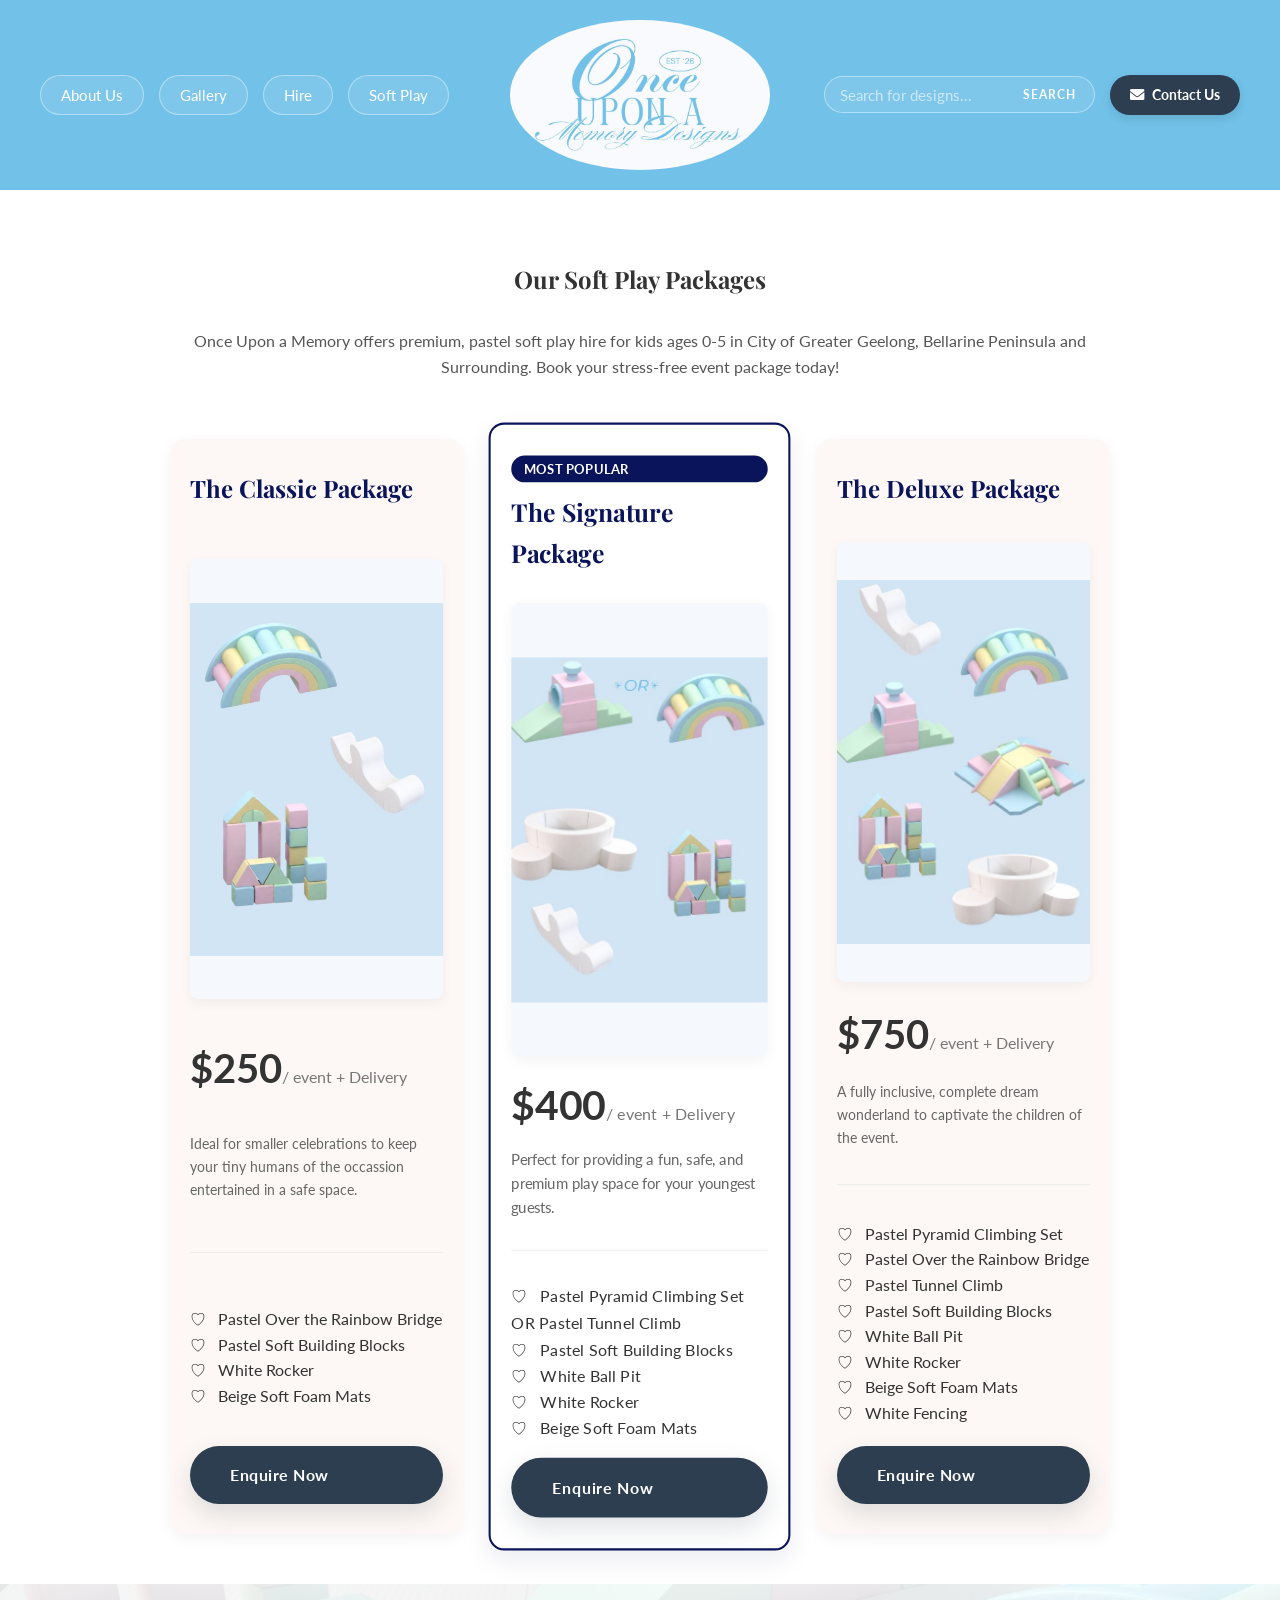
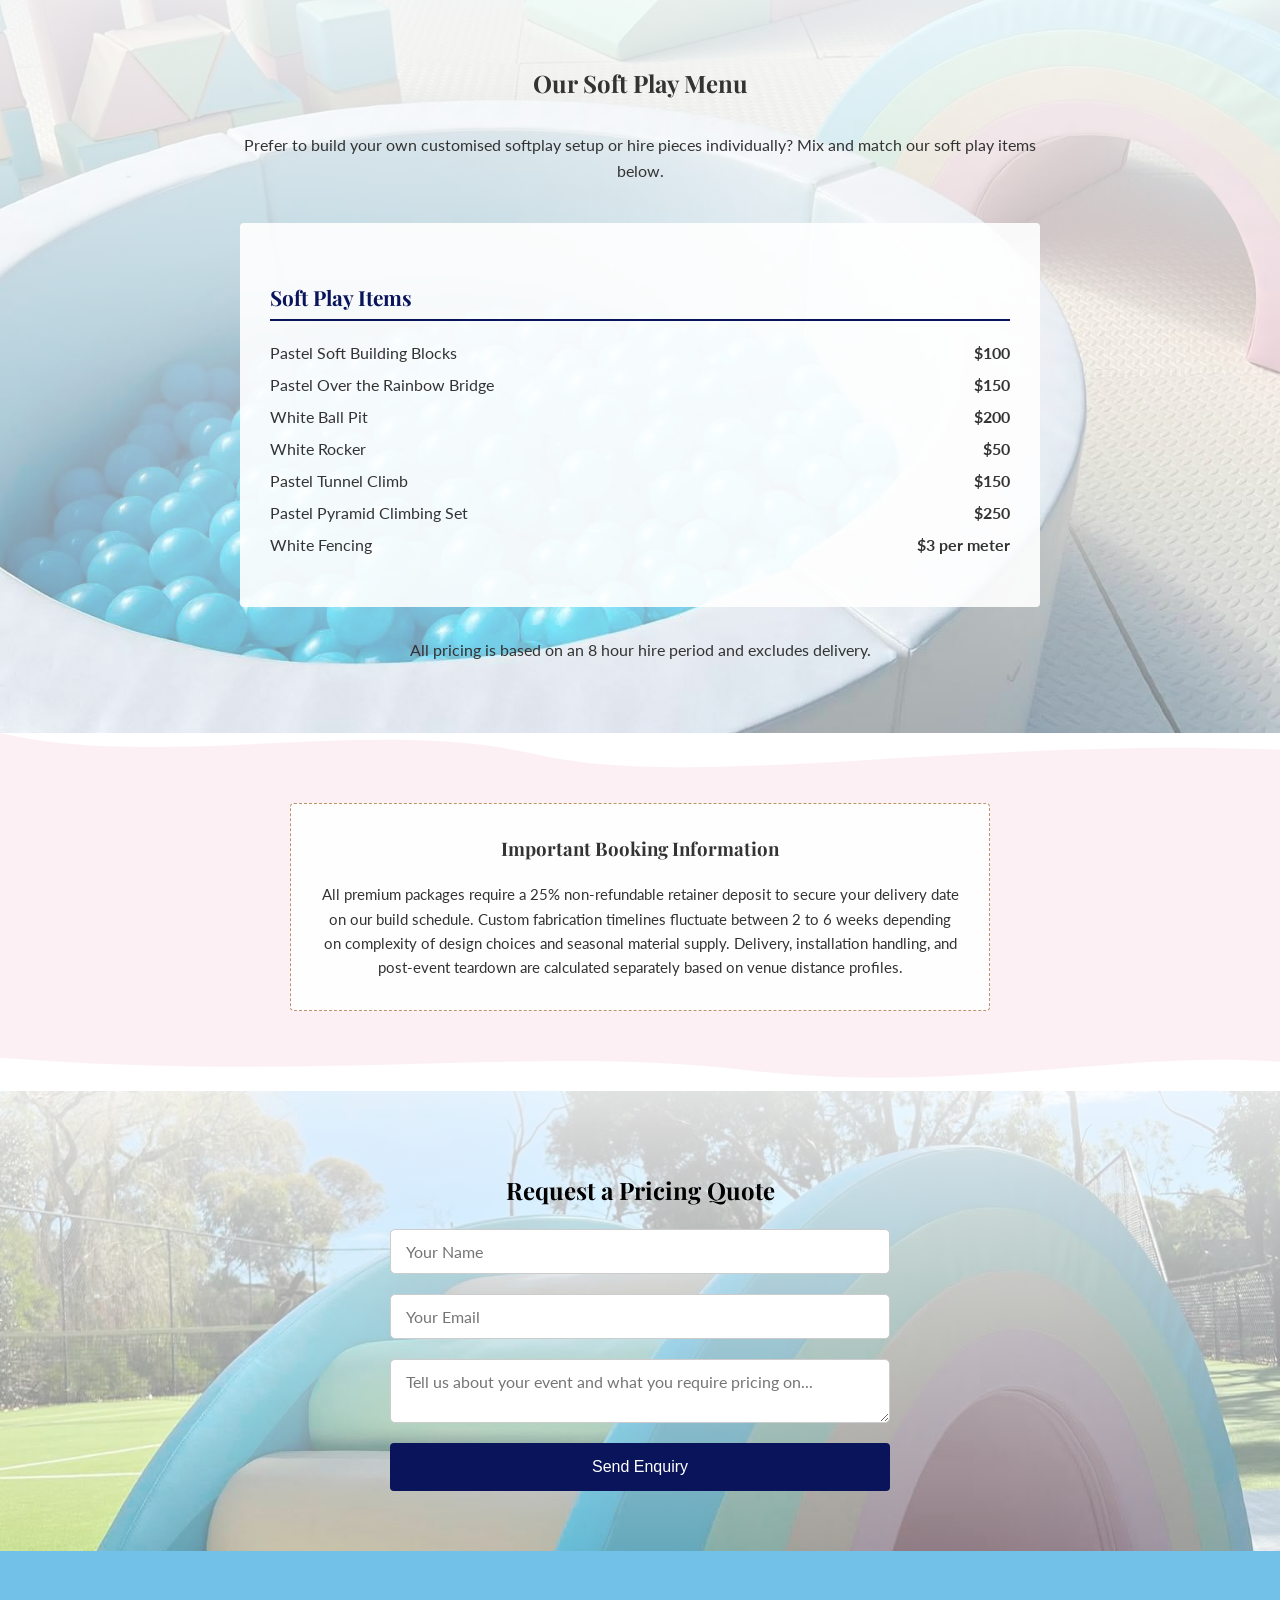
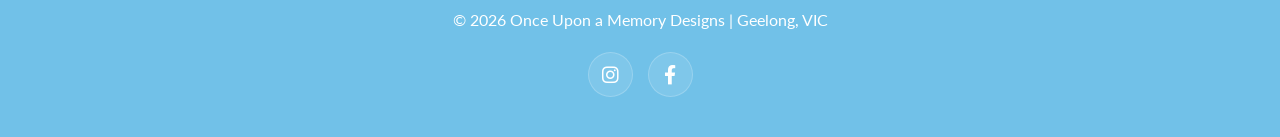
<file: pricing.html>
<!DOCTYPE html>
<html lang="en">
<head>
    <meta charset="UTF-8">
    <meta name="viewport" content="width=device-width, initial-scale=1.0">
    <title>Pricing & Packages | Once Upon a Memory Designs</title>
    <link rel="stylesheet" href="style.css">
    <link rel="stylesheet" href="https://cdnjs.cloudflare.com/ajax/libs/font-awesome/6.0.0/css/all.min.css">
    <link href="https://fonts.googleapis.com/css2?family=Lato:ital,wght@0,300;0,400;0,700;1,400&family=Playfair+Display:ital,wght@0,400;0,600;0,700;1,400&display=swap" rel="stylesheet">
</head>
<body>

    <!-- Navigation Header (Inherited from global layout) -->
    <header>
        <div class="header-container">
            <div class="header-left">
                <a href="aboutus.html" class="nav-btn">About Us</a>
                <a href="imagegallery.html" class="nav-btn">Gallery</a>
                <a href="hire.html" class="nav-btn">Hire</a>
                <a href="pricing.html" class="nav-btn">Soft Play</a>
            </div>

            <div class="logo-container">
                <a href="index.html" class="logo-link">
                    <img src="./logo.jpeg" alt="Once Upon a Memory Designs Logo" class="logo">
                </a>
            </div>

            <div class="header-search">
                <div class="header-actions">
                    <form action="https://au.pinterest.com/onceuponamemorydesigns/" method="GET">
                        <input type="text" name="q" placeholder="Search for designs..." class="search-input" aria-label="Search site">
                        <button type="submit" class="search-button">Search</button>
                    </form>
                    <a href="#contact" class="contact-nav-btn" aria-label="Contact Us">
                        <i class="fa-solid fa-envelope"></i> Contact Us
                    </a>
                </div>
            </div>
        </div>
    </header>

    <!-- Main Pricing Section -->
    <main class="gallery">
        <h2>Our Soft Play Packages</h2>
        <p style="text-align: center; max-width: 900px; margin: 0 auto 60px auto; color: #555;">
            Once Upon a Memory offers premium, pastel soft play hire for kids ages 0-5 in City of Greater Geelong, Bellarine Peninsula and Surrounding. Book your stress-free event package today!
        </p>

        <!-- Package Grid Tier Blocks -->
        <div class="grid">
            
            <!-- Tier 1: Classic Package -->
            <div class="card softplay-card">
                <h3>The Classic Package</h3>
                <img src="./softplayclassic.jpg" alt="The Classic Package" class="package-img">
                <div class="price-amount">$250<span class="price-period">/ event + Delivery</span></div>
                <p class="package-desc">Ideal for smaller celebrations to keep your tiny humans of the occassion entertained in a safe space.</p>
                <hr style="border: 0; border-top: 1px solid #eee; margin: 15px 0;">
                <ul class="heart-list">
                    <li>   Pastel Over the Rainbow Bridge</li>
                    <li>   Pastel Soft Building Blocks</li>
                    <li>   White Rocker </li>
                    <li>   Beige Soft Foam Mats</li>
                </ul>
                <a href="#contact" class="soft-play-btn">Enquire Now</a>
                
            </div>

            <!-- Tier 2: Signature Package (Featured/Most Popular) -->
            <div class="card softplay-card featured-tier">
                <div class="badge" style="background: #0A145A; color: white; display: inline-block; padding: 3px 12px; border-radius: 20px; font-size: 0.8rem; margin-bottom: 10px; font-weight: bold;">MOST POPULAR</div>
                <h3>The Signature Package</h3>
                <img src="./softplaysignature.jpg" alt="The Signature Package" class="package-img">
                <div class="price-amount">$400<span class="price-period">/ event + Delivery</span></div>
                <p class="package-desc">Perfect for providing a fun, safe, and premium play space for your youngest guests.</p>
                <hr style="border: 0; border-top: 1px solid #eee; margin: 15px 0;">
                <ul class="heart-list">
                    <li>   Pastel Pyramid Climbing Set OR Pastel Tunnel Climb</li>
                    <li>   Pastel Soft Building Blocks</li>
                    <li>   White Ball Pit </li>
                    <li>   White Rocker </li>
                    <li>   Beige Soft Foam Mats</li>
                </ul>
                <a href="#contact" class="soft-play-btn">Enquire Now</a>
            </div>

            <!-- Tier 3: Complete Experience -->
            <div class="card softplay-card">
                <h3>The Deluxe Package</h3>
                <img src="./softplaydeluxe.jpg" alt="The Deluxe Package" class="package-img">
                <div class="price-amount">$750<span class="price-period">/ event + Delivery</span></div>
                <p class="package-desc">A fully inclusive, complete dream wonderland to captivate the children of the event.</p>
                <hr style="border: 0; border-top: 1px solid #eee; margin: 15px 0;">
                <ul class="heart-list">
                    <li>   Pastel Pyramid Climbing Set</li>
                    <li>   Pastel Over the Rainbow Bridge</li>
                    <li>   Pastel Tunnel Climb</li>
                    <li>   Pastel Soft Building Blocks</li>
                    <li>   White Ball Pit </li>
                    <li>   White Rocker </li>
                    <li>   Beige Soft Foam Mats</li>
                    <li>   White Fencing</li>
                </ul>
                <a href="#contact" class="soft-play-btn">Enquire Now</a>
            </div>

        </div>
    </main>

    <!-- Custom Individual Rate Sheet Block -->
   <section class="Sec2" style="background-image: linear-gradient(rgba(255, 255, 255, 0.88), rgba(255, 255, 255, 0.4)), url('softplay2.jpeg'); background-size: cover; background-position: center; background-repeat: no-repeat; padding: 60px 20px;">
    <div style="max-width: 800px; margin: auto;">
        <h2 style="text-align: center; font-family: 'Playfair Display', serif; color: #333; margin-bottom: 30px;">Our Soft Play Menu</h2>
        
        <p style="text-align: center; margin-bottom: 40px; color: #333;">Prefer to build your own customised softplay setup or hire pieces individually? Mix and match our soft play items below. </p>
        
        <div style="display: grid; grid-template-columns: repeat(auto-fit, minmax(300px, 1fr)); gap: 30px; background: rgba(255, 255, 255, 0.9); padding: 30px; border-radius: 4px;">
            <div>
                <h4 style="font-family: 'Playfair Display', serif; font-size: 1.3rem; color: #0A145A; margin-bottom: 15px; border-bottom: 2px solid #0A145A; padding-bottom: 5px;">Soft Play Items</h4>
                 <ul style="list-style: none; padding: 0; line-height: 2; color: #333;">
                    <li style="display: flex; justify-content: space-between;"><span>Pastel Soft Building Blocks</span> <strong>$100</strong></li>
                    <li style="display: flex; justify-content: space-between;"><span>Pastel Over the Rainbow Bridge</span> <strong>$150</strong></li>
                    <li style="display: flex; justify-content: space-between;"><span>White Ball Pit</span> <strong>$200</strong></li>
                     <li style="display: flex; justify-content: space-between;"><span>White Rocker</span> <strong>$50</strong></li>
                     <li style="display: flex; justify-content: space-between;"><span>Pastel Tunnel Climb</span> <strong>$150</strong></li>
                     <li style="display: flex; justify-content: space-between;"><span>Pastel Pyramid Climbing Set</span> <strong>$250</strong></li>
                     <li style="display: flex; justify-content: space-between;"><span>White Fencing</span> <strong>$3 per meter</strong></li>
                </ul>
            </div>
        </div>
        <p style="text-align: center; margin-top: 30px; margin-bottom: 10px; color: #333;">All pricing is based on an 8 hour hire period and excludes delivery.</p>
    </div>
</section>

<!-- Important Transparency Callout Banner -->
<section style="background: transparent; padding: 0; margin: 0; width: 100%; overflow: hidden;">
    
    <!-- White Wave Top -->
    <div style="overflow: hidden; line-height: 0; width: 100%; background: #fdf0f4;">
        <svg viewBox="0 0 1200 120" preserveAspectRatio="none" style="position: relative; display: block; width: 100%; height: 50px;">
            <path d="M0,0 C150,90 350,-40 500,50 C650,140 900,10 1200,40 L1200,0 L0,0 Z" fill="#ffffff"></path>
        </svg>
    </div>

    <!-- Pastel Pink Content Area -->
    <div style="background: #fdf0f4; padding: 20px 20px 30px; text-align: center; width: 100%; box-sizing: border-box;">
        <div style="max-width: 700px; margin: auto; border: 1px dashed #bc936a; padding: 30px; border-radius: 4px; background: rgba(255, 255, 255, 0.9);">
            <h3 style="font-family: 'Playfair Display', serif; margin-top: 0; color: #333;">Important Booking Information</h3>
            <p style="font-size: 0.95rem; color: #333; line-height: 1.6; margin-bottom: 0;">
                All premium packages require a 25% non-refundable retainer deposit to secure your delivery date on our build schedule. Custom fabrication timelines fluctuate between 2 to 6 weeks depending on complexity of design choices and seasonal material supply. Delivery, installation handling, and post-event teardown are calculated separately based on venue distance profiles. 
            </p>
        </div>
    </div>

    <!-- White Wave Bottom -->
    <div style="overflow: hidden; line-height: 0; width: 100%; background: #fdf0f4;">
        <svg viewBox="0 0 1200 120" preserveAspectRatio="none" style="position: relative; display: block; width: 100%; height: 50px;">
            <path d="M0,40 C300,100 500,10 700,70 C900,130 1050,20 1200,50 L1200,120 L0,120 Z" fill="#ffffff"></path>
        </svg>
    </div>

</section>

    

    <section class="enquiry" id="contact" style="background-image: linear-gradient(rgba(255, 255, 255, 0.88), rgba(255, 255, 255, 0.4)), url('softplay8.jpeg'); background-size: cover; background-position: center; background-repeat: no-repeat; padding: 60px 20px;">
    <h2>Request a Pricing Quote</h2>
    <form action="https://formspree.io/f/mgonbrgy" method="POST" enctype="multipart/form-data">
        <input type="text" name="name" placeholder="Your Name" required>
        <input type="email" name="email" placeholder="Your Email" required>
        <textarea name="message" placeholder="Tell us about your event and what you require pricing on... "></textarea>
        <button type="submit">Send Enquiry</button>
    </form>
</section>

    <footer>
        <div class="footer-content">
            <p>&copy; 2026 Once Upon a Memory Designs | Geelong, VIC</p>
            
            <div class="social-links">
                <a href="https://www.instagram.com/onceuponamemorydesigns" target="_blank" class="social-btn instagram" aria-label="Instagram">
                    <i class="fa-brands fa-instagram"></i>
                </a>
                
                <a href="https://www.facebook.com/people/Once-Upon-A-Memory-Designs/61577818255636/" target="_blank" class="social-btn facebook" aria-label="Facebook">
                    <i class="fa-brands fa-facebook-f"></i>
                </a>
            </div>
        </div>
    </footer>

</body>
</html>
</file>
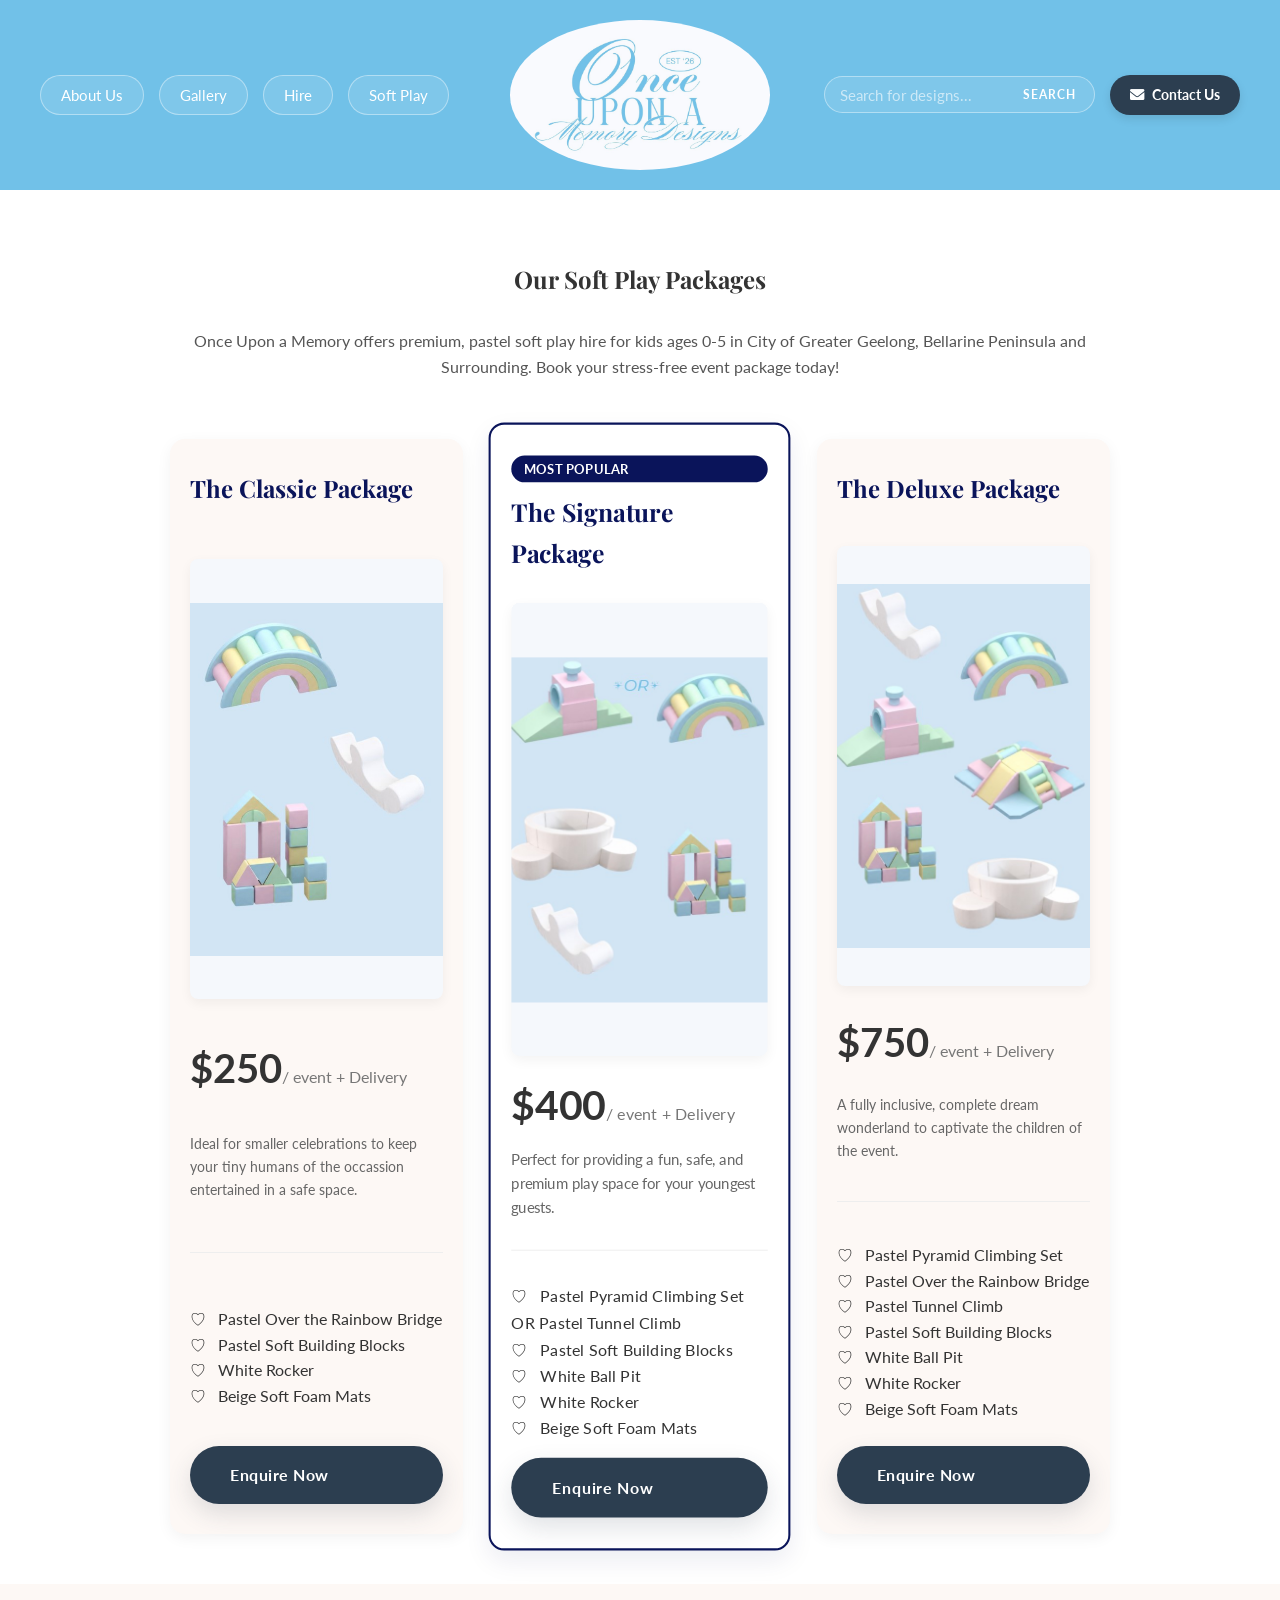
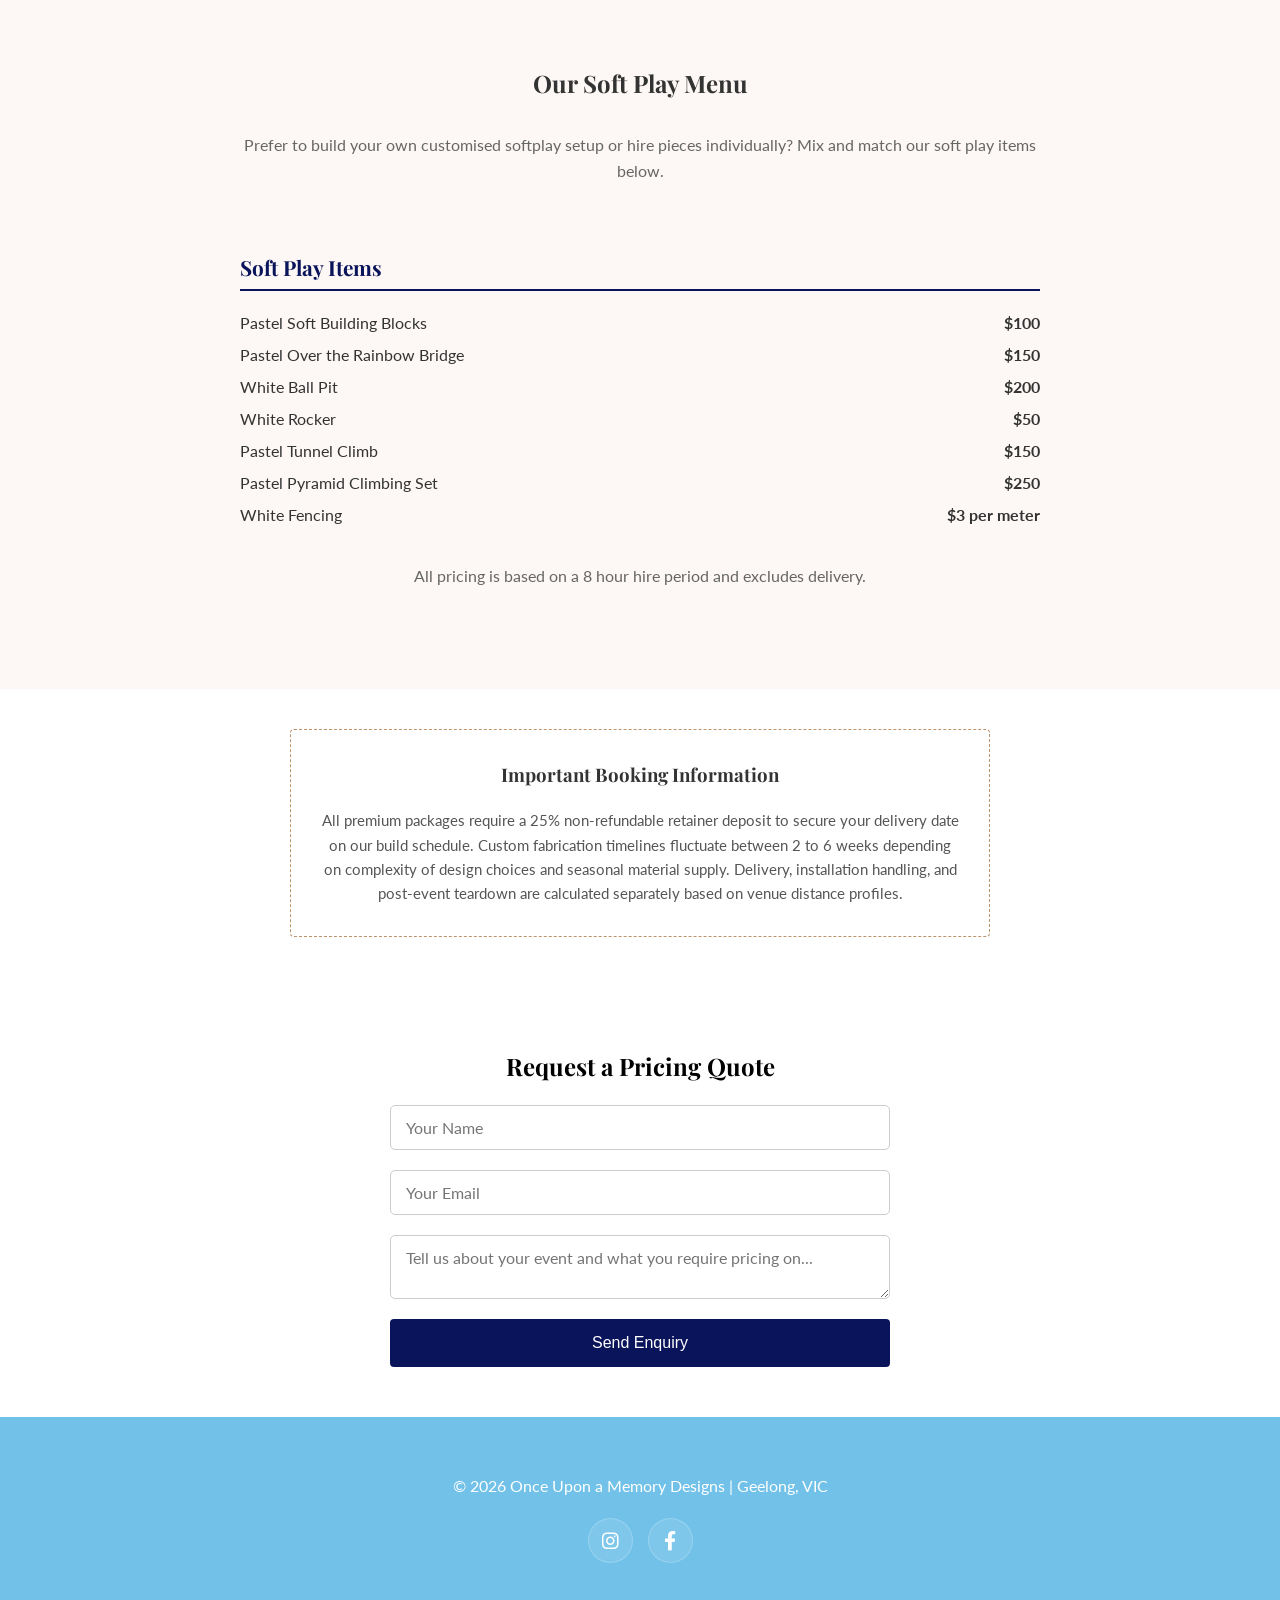
<file: softplay.html>
<!DOCTYPE html>
<html lang="en">
<head>
    <meta charset="UTF-8">
    <meta name="viewport" content="width=device-width, initial-scale=1.0">
    <title>Pricing & Packages | Once Upon a Memory Designs</title>
    <link rel="stylesheet" href="style.css">
    <link rel="stylesheet" href="https://cdnjs.cloudflare.com/ajax/libs/font-awesome/6.0.0/css/all.min.css">
    <link href="https://fonts.googleapis.com/css2?family=Lato:ital,wght@0,300;0,400;0,700;1,400&family=Playfair+Display:ital,wght@0,400;0,600;0,700;1,400&display=swap" rel="stylesheet">
</head>
<body>

    <!-- Navigation Header (Inherited from global layout) -->
    <header>
        <div class="header-container">
            <div class="header-left">
                <a href="aboutus.html" class="nav-btn">About Us</a>
                <a href="imagegallery.html" class="nav-btn">Gallery</a>
                <a href="hire.html" class="nav-btn">Hire</a>
                <a href="pricing.html" class="nav-btn">Soft Play</a>
            </div>

            <div class="logo-container">
                <a href="index.html" class="logo-link">
                    <img src="./logo.jpeg" alt="Once Upon a Memory Designs Logo" class="logo">
                </a>
            </div>

            <div class="header-search">
                <div class="header-actions">
                    <form action="https://au.pinterest.com/onceuponamemorydesigns/" method="GET">
                        <input type="text" name="q" placeholder="Search for designs..." class="search-input" aria-label="Search site">
                        <button type="submit" class="search-button">Search</button>
                    </form>
                    <a href="#contact" class="contact-nav-btn" aria-label="Contact Us">
                        <i class="fa-solid fa-envelope"></i> Contact Us
                    </a>
                </div>
            </div>
        </div>
    </header>

    <!-- Main Pricing Section -->
    <main class="gallery">
        <h2>Our Soft Play Packages</h2>
        <p style="text-align: center; max-width: 900px; margin: 0 auto 60px auto; color: #555;">
            Once Upon a Memory offers premium, pastel soft play hire for kids ages 0-5 in City of Greater Geelong, Bellarine Peninsula and Surrounding. Book your stress-free event package today!
        </p>

        <!-- Package Grid Tier Blocks -->
        <div class="grid">
            
            <!-- Tier 1: Classic Package -->
            <div class="card softplay-card">
                <h3>The Classic Package</h3>
                <img src="./softplayclassic.jpg" alt="The Classic Package" class="package-img">
                <div class="price-amount">$250<span class="price-period">/ event + Delivery</span></div>
                <p class="package-desc">Ideal for smaller celebrations to keep your tiny humans of the occassion entertained in a safe space.</p>
                <hr style="border: 0; border-top: 1px solid #eee; margin: 15px 0;">
                <ul class="heart-list">
                    <li>   Pastel Over the Rainbow Bridge</li>
                    <li>   Pastel Soft Building Blocks</li>
                    <li>   White Rocker </li>
                    <li>   Beige Soft Foam Mats</li>
                </ul>
                <a href="#contact" class="soft-play-btn">Enquire Now</a>
                
            </div>

            <!-- Tier 2: Signature Package (Featured/Most Popular) -->
            <div class="card softplay-card featured-tier">
                <div class="badge" style="background: #0A145A; color: white; display: inline-block; padding: 3px 12px; border-radius: 20px; font-size: 0.8rem; margin-bottom: 10px; font-weight: bold;">MOST POPULAR</div>
                <h3>The Signature Package</h3>
                <img src="./softplaysignature.jpg" alt="The Signature Package" class="package-img">
                <div class="price-amount">$400<span class="price-period">/ event + Delivery</span></div>
                <p class="package-desc">Perfect for providing a fun, safe, and premium play space for your youngest guests.</p>
                <hr style="border: 0; border-top: 1px solid #eee; margin: 15px 0;">
                <ul class="heart-list">
                    <li>   Pastel Pyramid Climbing Set OR Pastel Tunnel Climb</li>
                    <li>   Pastel Soft Building Blocks</li>
                    <li>   White Ball Pit </li>
                    <li>   White Rocker </li>
                    <li>   Beige Soft Foam Mats</li>
                </ul>
                <a href="#contact" class="soft-play-btn">Enquire Now</a>
            </div>

            <!-- Tier 3: Complete Experience -->
            <div class="card softplay-card">
                <h3>The Deluxe Package</h3>
                <img src="./softplaydeluxe.jpg" alt="The Deluxe Package" class="package-img">
                <div class="price-amount">$750<span class="price-period">/ event + Delivery</span></div>
                <p class="package-desc">A fully inclusive, complete dream wonderland to captivate the children of the event.</p>
                <hr style="border: 0; border-top: 1px solid #eee; margin: 15px 0;">
                <ul class="heart-list">
                    <li>   Pastel Pyramid Climbing Set</li>
                    <li>   Pastel Over the Rainbow Bridge</li>
                    <li>   Pastel Tunnel Climb</li>
                    <li>   Pastel Soft Building Blocks</li>
                    <li>   White Ball Pit </li>
                    <li>   White Rocker </li>
                    <li>   Beige Soft Foam Mats</li>
                </ul>
                <a href="#contact" class="soft-play-btn">Enquire Now</a>
            </div>

        </div>
    </main>

    <!-- Custom Individual Rate Sheet Block -->
    <section class="Sec2" style="background: #fdf8f5; padding: 60px 20px;">
        <div style="max-width: 800px; margin: auto;">
            <h2 style="text-align: center; font-family: 'Playfair Display', serif; color: #333; margin-bottom: 30px;">Our Soft Play Menu</h2>
            
            <p style="text-align: center; margin-bottom: 40px; color: #666;">Prefer to build your own customised softplay setup or hire pieces individually? Mix and match our soft play items below. </p>
            
            <div style="display: grid; grid-template-columns: repeat(auto-fit, minmax(300px, 1fr)); gap: 30px;">
                <div>
                    <h4 style="font-family: 'Playfair Display', serif; font-size: 1.3rem; color: #0A145A; margin-bottom: 15px; border-bottom: 2px solid #0A145A; padding-bottom: 5px;">Soft Play Items</h4>
                     <ul style="list-style: none; padding: 0; line-height: 2;">
                        <li style="display: flex; justify-content: space-between;"><span>Pastel Soft Building Blocks</span> <strong>$100</strong></li>
                        <li style="display: flex; justify-content: space-between;"><span>Pastel Over the Rainbow Bridge</span> <strong>$150</strong></li>
                        <li style="display: flex; justify-content: space-between;"><span>White Ball Pit</span> <strong>$200</strong></li>
                         <li style="display: flex; justify-content: space-between;"><span>White Rocker</span> <strong>$50</strong></li>
                         <li style="display: flex; justify-content: space-between;"><span>Pastel Tunnel Climb</span> <strong>$150</strong></li>
                         <li style="display: flex; justify-content: space-between;"><span>Pastel Pyramid Climbing Set</span> <strong>$250</strong></li>
                         <li style="display: flex; justify-content: space-between;"><span>White Fencing</span> <strong>$3 per meter</strong></li>
                    </ul>
                </div>
            </div>
        </div>
         <p style="text-align: center; margin-bottom: 40px; color: #666;">All pricing is based on a 8 hour hire period and excludes delivery.</p>
    </section>

    <!-- Important Transparency Callout Banner -->
    <section style="background: #ffffff; padding: 40px 20px; text-align: center;">
        <div style="max-width: 700px; margin: auto; border: 1px dashed #bc936a; padding: 30px; border-radius: 4px;">
            <h3 style="font-family: 'Playfair Display', serif; margin-top: 0; color: #333;">Important Booking Information</h3>
            <p style="font-size: 0.95rem; color: #555; line-height: 1.6; margin-bottom: 0;">
                All premium packages require a 25% non-refundable retainer deposit to secure your delivery date on our build schedule. Custom fabrication timelines fluctuate between 2 to 6 weeks depending on complexity of design choices and seasonal material supply. Delivery, installation handling, and post-event teardown are calculated separately based on venue distance profiles. 
            </p>
        </div>
    </section>

    <section class="enquiry" id="contact">
        <h2>Request a Pricing Quote</h2>
        <form action="https://formspree.io/f/mgonbrgy" method="POST" enctype="multipart/form-data">
            <input type="text" name="name" placeholder="Your Name" required>
            <input type="email" name="email" placeholder="Your Email" required>
            <textarea name="message" placeholder="Tell us about your event and what you require pricing on... "></textarea>
            <button type="submit">Send Enquiry</button>
        </form>
    </section>

    <footer>
        <div class="footer-content">
            <p>&copy; 2026 Once Upon a Memory Designs | Geelong, VIC</p>
            
            <div class="social-links">
                <a href="https://www.instagram.com/onceuponamemorydesigns" target="_blank" class="social-btn instagram" aria-label="Instagram">
                    <i class="fa-brands fa-instagram"></i>
                </a>
                
                <a href="https://www.facebook.com/people/Once-Upon-A-Memory-Designs/61577818255636/" target="_blank" class="social-btn facebook" aria-label="Facebook">
                    <i class="fa-brands fa-facebook-f"></i>
                </a>
            </div>
        </div>
    </footer>

</body>
</html>
</file>
<file: style.css>
/* ======================================================
    GLOBAL STYLES & RESET
====================================================== */

* {
    box-sizing: border-box;
}

body { 
    font-family: 'Lato', sans-serif; 
    margin: 0; 
    color: #333; 
    line-height: 1.6; 
    background-color: #ffffff;
}

h1 { 
    font-family: 'Playfair Display', serif; 
    font-size: 2.5rem; 
    margin: 0 0 10px 0; 
}

/* Structural selector to ensure proper fallback inheritance across layouts */
.Sec2 {
    font-family: 'Lato', sans-serif;
    margin: 0;
    color: #333;
    line-height: 1.6;
}

/* ======================================================
    HEADER STYLING
====================================================== */
header {
    background-color: #71c1e8;
    color: white;
    padding: 20px 0;
    position: relative;
    z-index: 10;
}

.header-container {
    display: flex;
    align-items: center;
    justify-content: space-between;
    max-width: 1600px;
    margin: 0 auto;
    width: 100%;
    padding: 0 40px;
    gap: 20px;
}

/* Left & Right layout distribution */
.header-left, 
.header-search {
    display: flex;
    align-items: center;
    gap: 15px;
    flex: 1;
    min-width: 0; 
}

.header-left {
    justify-content: flex-start;                                       
}

.header-search {
    justify-content: flex-end;
}

/* Navigation Buttons */
.nav-btn {
    display: flex;          
    align-items: center;
    justify-content: center;
    padding: 0 20px;           
    height: 40px;           
    background-color: rgba(255, 255, 255, 0.1); 
    color: white;
    text-decoration: none;
    border: 1px solid rgba(255, 255, 255, 0.4);
    border-radius: 20px;    
    font-size: 0.95rem;
    white-space: nowrap;    
    transition: all 0.3s ease;
}

.nav-btn:hover {
    background-color: rgba(255, 255, 255, 0.25);
    border-color: #ffffff;
}

/* Logo Setup */
.logo-container {
    flex: 0 0 auto; 
    text-align: center;
    padding: 0 20px;
}

.logo-link {
    display: flex;
    justify-content: center;
    align-items: center;
    text-decoration: none; 
    transition: opacity 0.3s ease; 
}

.logo-link:hover {
    opacity: 0.85; 
    cursor: pointer;
}

.logo {
    max-width: 260px;
    width: 100%;
    height: auto;
    border-radius: 50%;
    display: block; 
}

/* Header Action Layout & Elements */
.header-actions {
    display: flex;
    align-items: center;
    gap: 15px;
}

.header-search form {
    display: flex;
    gap: 0;                                                                                                               
    border: 1px solid rgba(255, 255, 255, 0.4); 
    border-radius: 25px;        
    overflow: hidden;           
    background-color: rgba(255, 255, 255, 0.1); 
}

.search-input {
    background-color: transparent;
    border: none;
    color: white;               
    padding: 5px 15px;
    font-family: 'Lato', sans-serif;
    font-size: 0.95rem;
    width: 180px;             
    outline: none;
}

.search-input::placeholder {
    color: rgba(255, 255, 255, 0.6); 
}

.search-button {
    background-color: transparent;
    border: none;
    color: white;
    padding: 10px 18px;
    font-family: 'Lato', sans-serif;
    text-transform: uppercase;  
    font-size: 0.75rem;
    letter-spacing: 1px;
    font-weight: 700;
    cursor: pointer;
    transition: background 0.3s;
}

.search-button:hover {
    background-color: rgba(255, 255, 255, 0.2); 
}

/* Header Contact Badge Pill */
.contact-nav-btn {
    display: flex;
    align-items: center;
    justify-content: center;
    gap: 8px;
    height: 40px;
    padding: 0 20px;
    background-color: #2c3e50;
    color: white;
    text-decoration: none;
    border-radius: 25px;
    font-family: 'Lato', sans-serif;
    font-size: 0.9rem;
    font-weight: 700;
    white-space: nowrap;
    transition: all 0.3s ease;
    box-shadow: 0 4px 10px rgba(0, 0, 0, 0.1);
}

.contact-nav-btn:hover {
    background-color: #1f2d3a;
    transform: translateY(-1px);
}

/* ======================================================
    WAVY DIVIDER GRAPHICS (SVG)
====================================================== */
.custom-shape-divider-bottom {
    position: absolute;
    bottom: 0;
    left: 0;
    width: 100%;
    overflow: hidden;
    line-height: 0;
    transform: rotate(180deg);
}

.custom-shape-divider-bottom svg {
    position: relative;
    display: block;
    width: calc(150% + 1.3px);
    height: 115px;
    transform: rotateY(180deg);
}

.custom-shape-divider-top {
    position: absolute;
    top: 0;
    left: 0;
    width: 100%;
    overflow: hidden;
    line-height: 0;
}

.custom-shape-divider-top svg {
    position: relative;
    display: block;
    width: calc(150% + 1.3px);
    height: 90px;
}

/* Dynamic color adjustments for custom SVGs */
.soft-play-showcase .custom-shape-divider-bottom .shape-fill {
    fill: #fdf8f5; 
}

.custom-shape-divider-top .shape-fill {
    fill: #fdf8f5; 
}

.trust-features .custom-shape-divider-bottom .shape-fill {
    fill: #ffffff; 
}

/* ======================================================
    SOFT PLAY SHOWCASE & 3D DIAL
====================================================== */
.soft-play-showcase {
    background: linear-gradient(180deg, #71c1e8 0%, #a2daf5 100%);
    padding: 20px 20px 140px;    
    text-align: center;
    overflow: hidden;
    position: relative;
}

.soft-play-container {
    max-width: 1400px;
    margin: 0 auto;
}

.header-text-softplay {
    max-width: 1000px;
    margin: 0 auto 20px;
    padding: 0 20px;
    text-align: center;
}

.header-text-softplay h1 {
    font-family: 'Playfair Display', serif;
    font-size: 3.4rem;
    color: #ffffff; 
    text-shadow: 0 2px 10px rgba(0,0,0,0.1);
    line-height: 1.2;
    margin: 0;
}

/* Carousel wrapper framework */
.carousel-wrapper {
    display: flex;
    justify-content: center;
    align-items: center;
    height: 450px;             
    perspective: 2000px;
    margin-top: -40px;          
    margin-bottom: 40px;        
    position: relative;
}

.carousel {
    position: relative;
    width: 280px;               
    height: 280px;              
    transform-style: preserve-3d;
    animation: rotate360 35s linear infinite;
}

.carousel span {
    position: absolute;
    inset: 0;
    transform: rotateY(calc(var(--i) * 25.714deg)) translateZ(628px);     
}

.carousel:hover {
    animation-play-state: paused;
}

.carousel span img {
    width: 100%;
    height: 100%;
    object-fit: cover;
    border-radius: 28px;
    border: 8px solid #ffffff;
    box-shadow: 0 25px 60px rgba(44, 62, 80, 0.20);
    transition: transform 0.4s ease, box-shadow 0.4s ease;
}

.carousel span img:hover {
    transform: scale(1.05);
    box-shadow: 0 30px 70px rgba(44, 62, 80, 0.28);
}

@keyframes rotate360 {
    from { transform: rotateX(-8deg) rotateY(0deg); }
    to { transform: rotateX(-8deg) rotateY(360deg); }
}

/* ======================================================
    TRUST FEATURES SECTION
====================================================== */
.trust-features {
    background-color: #71c1e8;
    color: white;
    padding: 100px 20px 140px; 
    text-align: center;
    position: relative;
    overflow: hidden;
}

.trust-features > p {
    font-family: 'Lato', sans-serif;
    font-size: 1.15rem;
    color: #ffffff;
    max-width: 850px;
    margin: 0 auto 40px auto;            
    line-height: 1.8;
    padding: 0 20px;
    position: relative;
    z-index: 2;                
}

.features-container {
    max-width: 1200px; 
    margin: 0 auto;
    display: grid;
    grid-template-columns: repeat(auto-fit, minmax(250px, 1fr));
    gap: 30px;
    width: 100%;
    margin-top: 20px;
}

.feature-item {
    display: flex;
    flex-direction: column;
    align-items: center; 
}

.feature-icon {
    font-size: 3rem; 
    color: #fffbc2; 
    margin-bottom: 25px; 
    text-shadow: 0 4px 10px rgba(0, 0, 0, 0.05);
    transition: transform 0.3s ease;
}

.feature-item:hover .feature-icon {
    transform: translateY(-5px);
}

.feature-item h3 {
    font-family: 'Playfair Display', serif; 
    font-size: 1.4rem;
    font-weight: 700;
    margin: 0 0 10px 0;
}

.feature-item p {
    font-family: 'Lato', sans-serif; 
    font-size: 0.9rem;
    color: rgba(255, 255, 255, 0.85); 
    line-height: 1.6;
    margin: 0;
}

/* CTA Elements */
.soft-play-cta {
    margin-top: 50px;
    position: relative;
    z-index: 5;
}

.soft-play-btn {
    display: inline-block;
    background-color: #2c3e50;
    color: #ffffff;
    padding: 16px 40px;
    border-radius: 50px;
    text-decoration: none;
    font-family: 'Lato', sans-serif;
    font-weight: 700;
    letter-spacing: 0.5px;
    transition: all 0.3s ease;
    box-shadow: 0 10px 25px rgba(44, 62, 80, 0.15);
}

.soft-play-btn:hover {
    background-color: #1f2d3a;
    transform: translateY(-3px);
    box-shadow: 0 15px 30px rgba(44, 62, 80, 0.22);
}

/* ======================================================
    GALLERY & 3D FLIPPING PRODUCT CARDS
====================================================== */
.gallery { 
    padding: 50px 10px; 
    max-width: 2000px; 
    margin: 0 auto;    
    width: 75%;        
}

.header-text {
    padding: 20px;
    flex-grow: 1;
    text-align: center;
}

.gallery h2 { 
    text-align: center; 
    font-family: 'Playfair Display', serif; 
    color: #333; 
    margin-bottom: 30px;
}

.grid { 
    display: grid; 
    grid-template-columns: repeat(3, 1fr); 
    gap: 30px; 
    justify-content: center; 
    margin: 0 auto;
    max-width: 1200px; 
    width: 100%;
}

/* 3D Card Engine Container */
.card {
    background-color: transparent;
    width: 100%;
    height: 400px;
    perspective: 1000px; 
    border: none; 
}

.card-inner {
    position: relative;
    width: 100%;
    height: 100%;
    text-align: center;
    transition: transform 0.8s cubic-bezier(0.4, 0, 0.2, 1);
    transform-style: preserve-3d;
}

.card:hover .card-inner {
    transform: rotateY(180deg);
}

.card-front, .card-back {
    position: absolute;
    width: 100%;
    height: 100%;
    -webkit-backface-visibility: hidden;
    backface-visibility: hidden;
    border-radius: 15px;
    overflow: hidden;
    box-shadow: 0 4px 15px rgba(0,0,0,0.1);
}

/* Front Card Layout */
.card-front {
    background-color: #fff;
}
     
.card-front img {
    width: 100%;
    height: 100%;
    aspect-ratio: 1 / 1;
    object-fit: cover;
}

.card-front p {
    position: absolute;
    bottom: 0;
    width: 100%;
    background: rgba(255, 255, 255, 0.9);
    margin: 0;
    padding: 15px 0;
    font-family: 'Playfair Display', serif;
    font-weight: 600;
}

/* Back Card Layout */
.card-back {
    background-color: #fdf8f5; 
    color: #2c3e50;
    transform: rotateY(180deg);
    display: flex;
    flex-direction: column;
    justify-content: center;
    align-items: center;
    padding: 20px;
    border: 1px solid #eee;
}

.card-back h3 {
    font-family: 'Playfair Display', serif;
    margin-bottom: 10px;
}

.card-back button {
    background-color: #2c3e50;
    color: white;
    border: none;
    padding: 10px 20px;
    border-radius: 50px;
    margin-top: 15px;
    cursor: pointer;
    font-family: 'Lato', sans-serif;
    transition: background 0.3s;
}

.card-back button:hover {
    background-color: #71c1e8;
}

/* ======================================================
    SOFTPLAY & INVESTMENT PACKAGES ENGINE
====================================================== */
.softplay-card {
    background-color: #fdf8f5;
    padding: 30px 20px;
    display: flex;
    flex-direction: column;
    justify-content: space-between;
    height: 100%;
    min-height: 420px;
    border-radius: 15px;
    box-shadow: 0 4px 15px rgba(0, 0, 0, 0.05);
}

.softplay-card h3 {
    font-family: 'Playfair Display', serif;
    font-size: 1.5rem;
    margin: 0 0 15px 0;
    color: #0A145A;
}

.price-amount {
    font-size: 2.5rem;
    font-weight: 700;
    color: #333;
    margin-bottom: 10px;
}

.price-period {
    font-size: 1rem;
    font-weight: 400;
    color: #777;
}

.package-desc {
    font-size: 0.9rem;
    color: #666;
    min-height: 50px;
    margin: 0 0 15px 0;
}

.package-btn {
    margin-top: auto;
    background-color: #0A145A;
    color: white;
    border: none;
    padding: 12px;
    font-size: 0.95rem;
    border-radius: 4px;
    cursor: pointer;
    font-family: 'Lato', sans-serif;
    transition: background-color 0.3s ease;
}

.package-btn:hover {
    background-color: #71c1e8;
}

.featured-tier {
    border: 2px solid #0A145A;
    transform: scale(1.03);
    background-color: #ffffff;
    box-shadow: 0 10px 25px rgba(10, 20, 90, 0.08);
}

.package-img {
    width: 100%;
    height: 440px;        
    object-fit: contain; 
    background-color: #f5f8fc; 
    border-radius: 8px;    
    margin: 15px 0;        
    box-shadow: 0 4px 12px rgba(0, 0, 0, 0.05); 
}

/* Heart Lists Custom Design */
.heart-list {
    list-style-type: none;
    padding-left: 0;
}

.heart-list li::before { content: "ㅤ♡"; margin-right: 8px; }

/* ======================================================
    ENQUIRY CONTACT FORM
====================================================== */
.enquiry { 
    background: #FFF; 
    color: black; 
    padding: 50px 20px; 
    text-align: center; 
}

.enquiry h2 { 
    color: #000; 
    font-family: 'Playfair Display', serif; 
}

.enquiry form { 
    max-width: 500px; 
    margin: auto; 
    display: flex; 
    flex-direction: column; 
}

.enquiry input, 
.enquiry textarea { 
    width: 100%;              
    padding: 12px 15px;     
    margin-bottom: 20px;     
    border: 1px solid #ccc;  
    border-radius: 5px;      
    background-color: #fff;  
    font-family: 'Lato', sans-serif;
    font-size: 1rem;
    box-sizing: border-box;  
    transition: border-color 0.3s ease, box-shadow 0.3s ease; 
}

.enquiry input:focus, 
.enquiry textarea:focus {
    outline: none;
    border-color: #0A145A;    
    box-shadow: 0 0 5px rgba(10, 20, 90, 0.2);
}

.enquiry button { 
    background: #0A145A; 
    color: white; 
    border: none; 
    padding: 15px; 
    cursor: pointer; 
    font-size: 1rem; 
    border-radius: 4px; 
    transition: background-color 0.3s;
}

.enquiry button:hover { 
    background: #71c1e8; 
}

/* File Attachment Framework */
.file-upload-wrapper {
    margin-bottom: 20px;
    text-align: left;
    background: rgba(0, 0, 0, 0.02); 
    padding: 15px;
    border: 1px dashed #ccc;
    border-radius: 4px;
}

.upload-label {
    display: block;
    color: #333;
    font-family: 'Lato', sans-serif;
    margin-bottom: 10px;
    cursor: pointer;
    font-size: 0.9rem;
}

.file-input {
    color: #666;
    font-size: 0.8rem;
    width: 100%;
}

input[type="file"]::file-selector-button {
    background: #0A145A;
    color: white;
    border: none;
    padding: 5px 10px;
    border-radius: 4px;
    cursor: pointer;
    margin-right: 10px;
    font-size: 0.8rem;
    transition: background 0.3s;
}

input[type="file"]::file-selector-button:hover {
    background: #71c1e8;
}

/* ======================================================
    SPECIAL OFFER POPUP MODAL STYLES
====================================================== */
.modal-overlay {
    position: fixed;
    top: 0;
    left: 0;
    width: 100%;
    height: 100%;
    background-color: rgba(10, 20, 90, 0.6);
    display: flex;
    justify-content: center;
    align-items: center;
    z-index: 1000;
    opacity: 0;
    visibility: hidden;
    transition: opacity 0.4s ease, visibility 0.4s ease;
}

.modal-overlay.active {
    opacity: 1;
    visibility: visible;
}

.modal-content {
    background-color: #ffffff;
    padding: 40px 30px;
    border-radius: 16px;
    max-width: 480px;
    width: 90%;
    text-align: center;
    position: relative;
    box-shadow: 0 20px 40px rgba(0, 0, 0, 0.2);
    transform: translateY(20px);
    transition: transform 0.4s ease;
}

.modal-overlay.active .modal-content {
    transform: translateY(0);
}

.close-modal {
    position: absolute;
    top: 15px;
    right: 20px;
    background: none;
    border: none;
    font-size: 1.8rem;
    color: #666;
    cursor: pointer;
    transition: color 0.2s;
}

.close-modal:hover {
    color: #0A145A;
}

.offer-badge {
    display: inline-block;
    background-color: #fdf0f4;
    color: #0A145A;
    font-size: 0.8rem;
    font-weight: 700;
    padding: 6px 14px;
    border-radius: 20px;
    letter-spacing: 1px;
    margin-bottom: 15px;
}

.modal-content h2 {
    font-family: 'Playfair Display', serif;
    color: #0A145A;
    margin-top: 0;
    margin-bottom: 12px;
    font-size: 1.8rem;
}

.modal-content p {
    font-family: 'Lato', sans-serif;
    color: #555;
    font-size: 0.95rem;
    line-height: 1.5;
    margin-bottom: 25px;
}

.modal-cta-btn {
    display: inline-block;
    background-color: #0A145A;
    color: #ffffff;
    padding: 14px 30px;
    border-radius: 25px;
    text-decoration: none;
    font-family: 'Lato', sans-serif;
    font-weight: 700;
    font-size: 1rem;
    transition: background-color 0.3s ease, transform 0.2s ease;
}

.modal-cta-btn:hover {
    background-color: #71c1e8;
    transform: translateY(-2px);
}

/* ======================================================
    FOOTER & SOCIAL CONNECTORS
====================================================== */
footer {
    background-color: #71c1e8; 
    color: white;
    padding: 40px 20px;
    text-align: center;
}

.footer-content {
    max-width: 1000px;
    margin: 0 auto;
}

.social-links {
    margin-top: 20px;
    display: flex;
    justify-content: center;
    gap: 15px; 
}

.social-btn {
    display: flex;
    align-items: center;
    justify-content: center;
    width: 45px;
    height: 45px;
    border-radius: 50%;
    background-color: rgba(255, 255, 255, 0.1); 
    color: white;
    text-decoration: none;
    font-size: 1.2rem;
    transition: all 0.3s ease;
    border: 1px solid rgba(255, 255, 255, 0.2);
}

.social-btn:hover {
    transform: translateY(-3px); 
    background-color: white;
}

.social-btn.instagram:hover { color: #E1306C; }
.social-btn.facebook:hover { color: #1877F2; }

/* ======================================================
    RESPONSIVE MEDIA QUERIES
====================================================== */

/* Tablets Viewport Framework (Under 1024px) */
@media (max-width: 1024px) {
    .grid {
        grid-template-columns: repeat(2, 1fr); 
    }

    .features-container {
        grid-template-columns: repeat(2, 1fr);
        gap: 40px;
    }

    .header-text-softplay h1 {
        font-size: 2.8rem;
    }

    .carousel-wrapper {
        min-height: 520px;
    }

    .carousel {
        width: 300px;
        height: 300px;
    }

    .carousel span {
        transform: rotateY(calc(var(--i) * 36deg)) translateZ(420px);
    }
}

/* Phones Viewport Framework (Under 768px) */
@media (max-width: 768px) {
    .header-container {
        flex-direction: column; 
        gap: 20px;
        padding: 0 20px;
        text-align: center;
    }

    .header-left,
    .header-search {
        width: 100%;
        flex: none;
        justify-content: center;
        flex-direction: column;
    }

    .header-actions {
        flex-direction: column;
        width: 100%;
        gap: 12px;
    }

    .nav-btn {
        width: 100%;
        max-width: 280px;
        height: 44px;
    }
    
    .header-search form,
    .contact-nav-btn {
        width: 100%;
        max-width: 280px;
    }

    .contact-nav-btn {
        height: 44px;
    }

    .search-input {
        width: 100%; 
    }

    .logo {
        max-width: 200px; 
        margin: 0 auto;
    }

    .soft-play-showcase {
        padding: 40px 15px 100px;
    }

    .header-text-softplay h1 {
        font-size: 2.0rem;
    }

    .carousel-wrapper {
        height: 340px; 
        min-height: 340px;
        margin-top: 20px;
        margin-bottom: 20px;
        perspective: 1000px; 
    }

    .carousel {
        width: 130px;
        height: 130px;
    }

    .carousel span {
        transform: rotateY(calc(var(--i) * 25.714deg)) translateZ(290px); 
    }

    .carousel span img {
        border: 4px solid #ffffff;
        box-shadow: 0 10px 30px rgba(44, 62, 80, 0.15);
    }

    .trust-features {
        padding: 80px 20px 100px;
    }

    .trust-features > p {
        font-size: 1rem;
        line-height: 1.6;
        margin-top: 20px; 
    }

    .features-container {
        grid-template-columns: 1fr;
    }

    .feature-icon {
        font-size: 2.5rem;
    }

    .custom-shape-divider-bottom svg,
    .custom-shape-divider-top svg {
        height: 60px; 
    }

    .grid {
        grid-template-columns: 1fr !important;
        gap: 25px;
    }
    
    .gallery {
        padding: 20px 15px;
        width: 90%;
    }

    .package-img {
        height: 170px;    
    }

    .featured-tier {
        transform: none;
    }
}

/* ACCESSIBILITY ENGINE */
@media (prefers-reduced-motion: reduce) {
    .carousel { animation: none; }
    .carousel span img { transition: none; }
    .card-inner { transition: none; }
}
</file>
